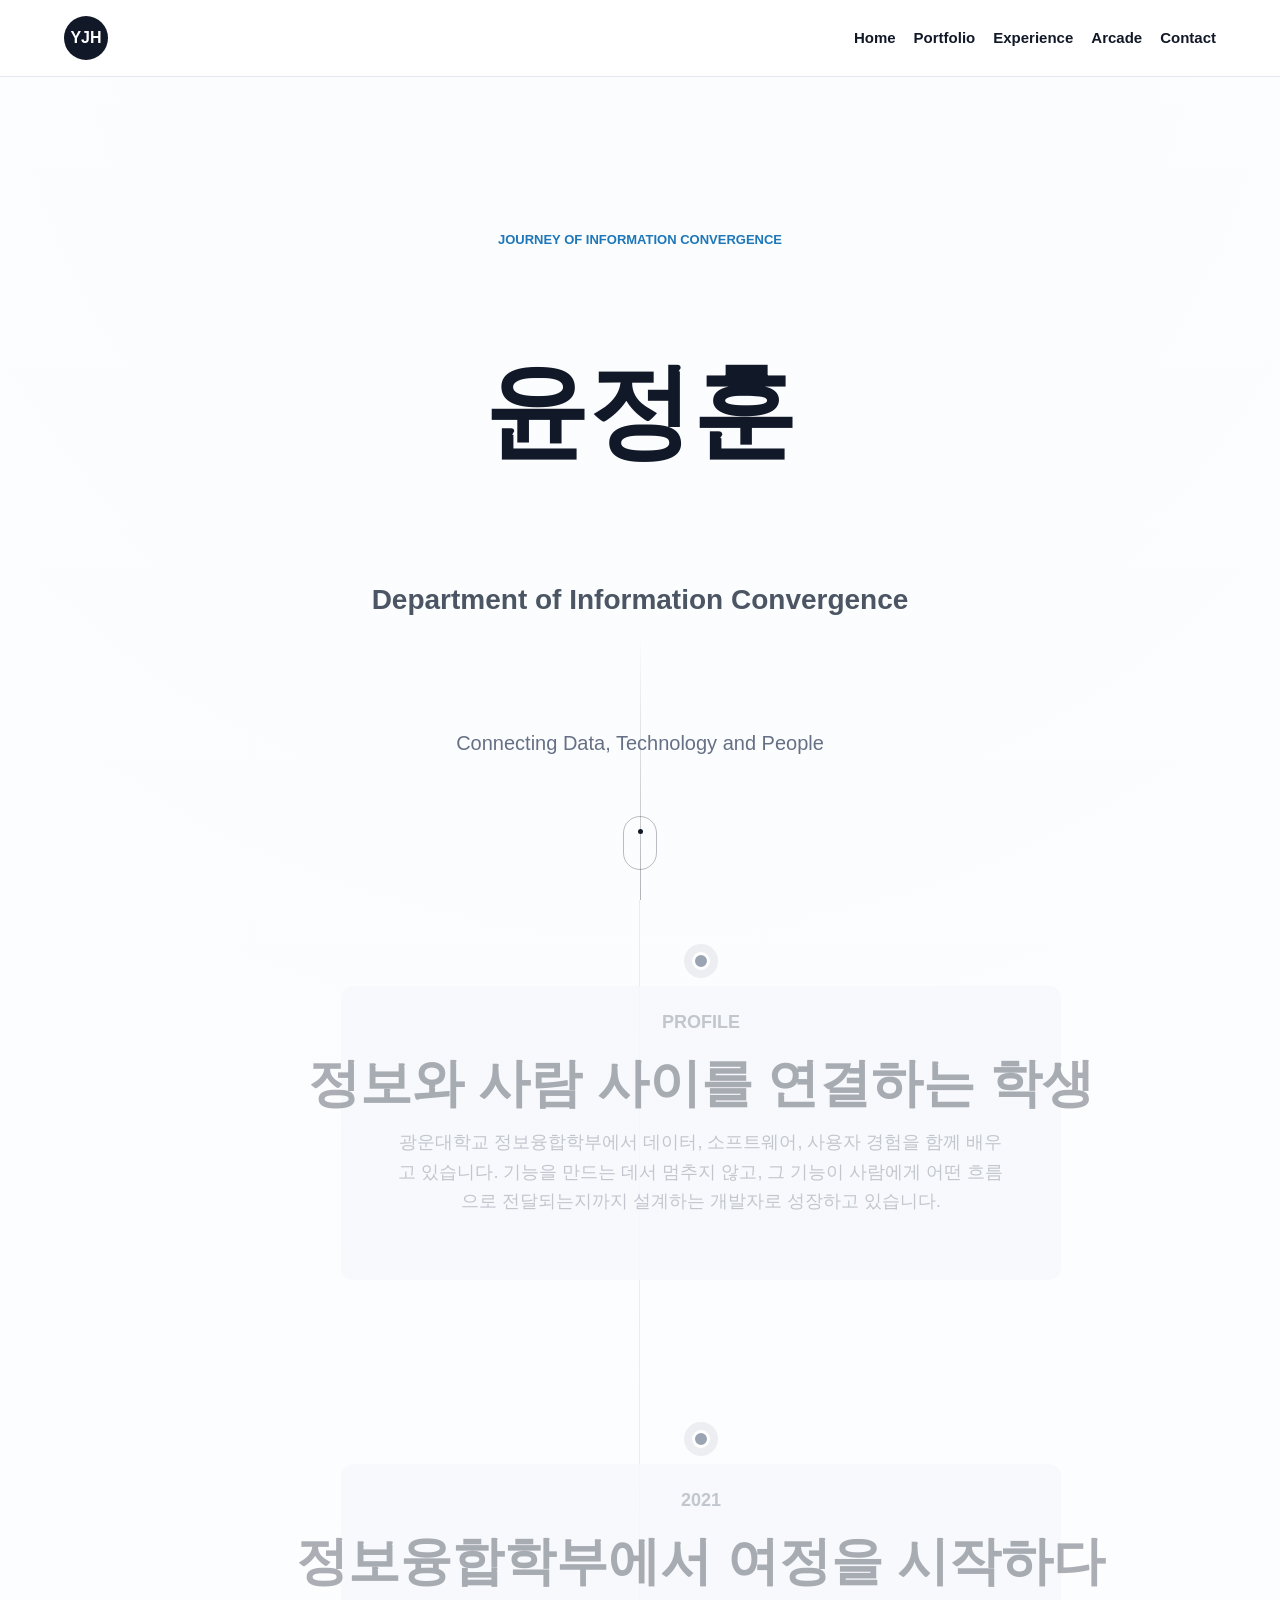
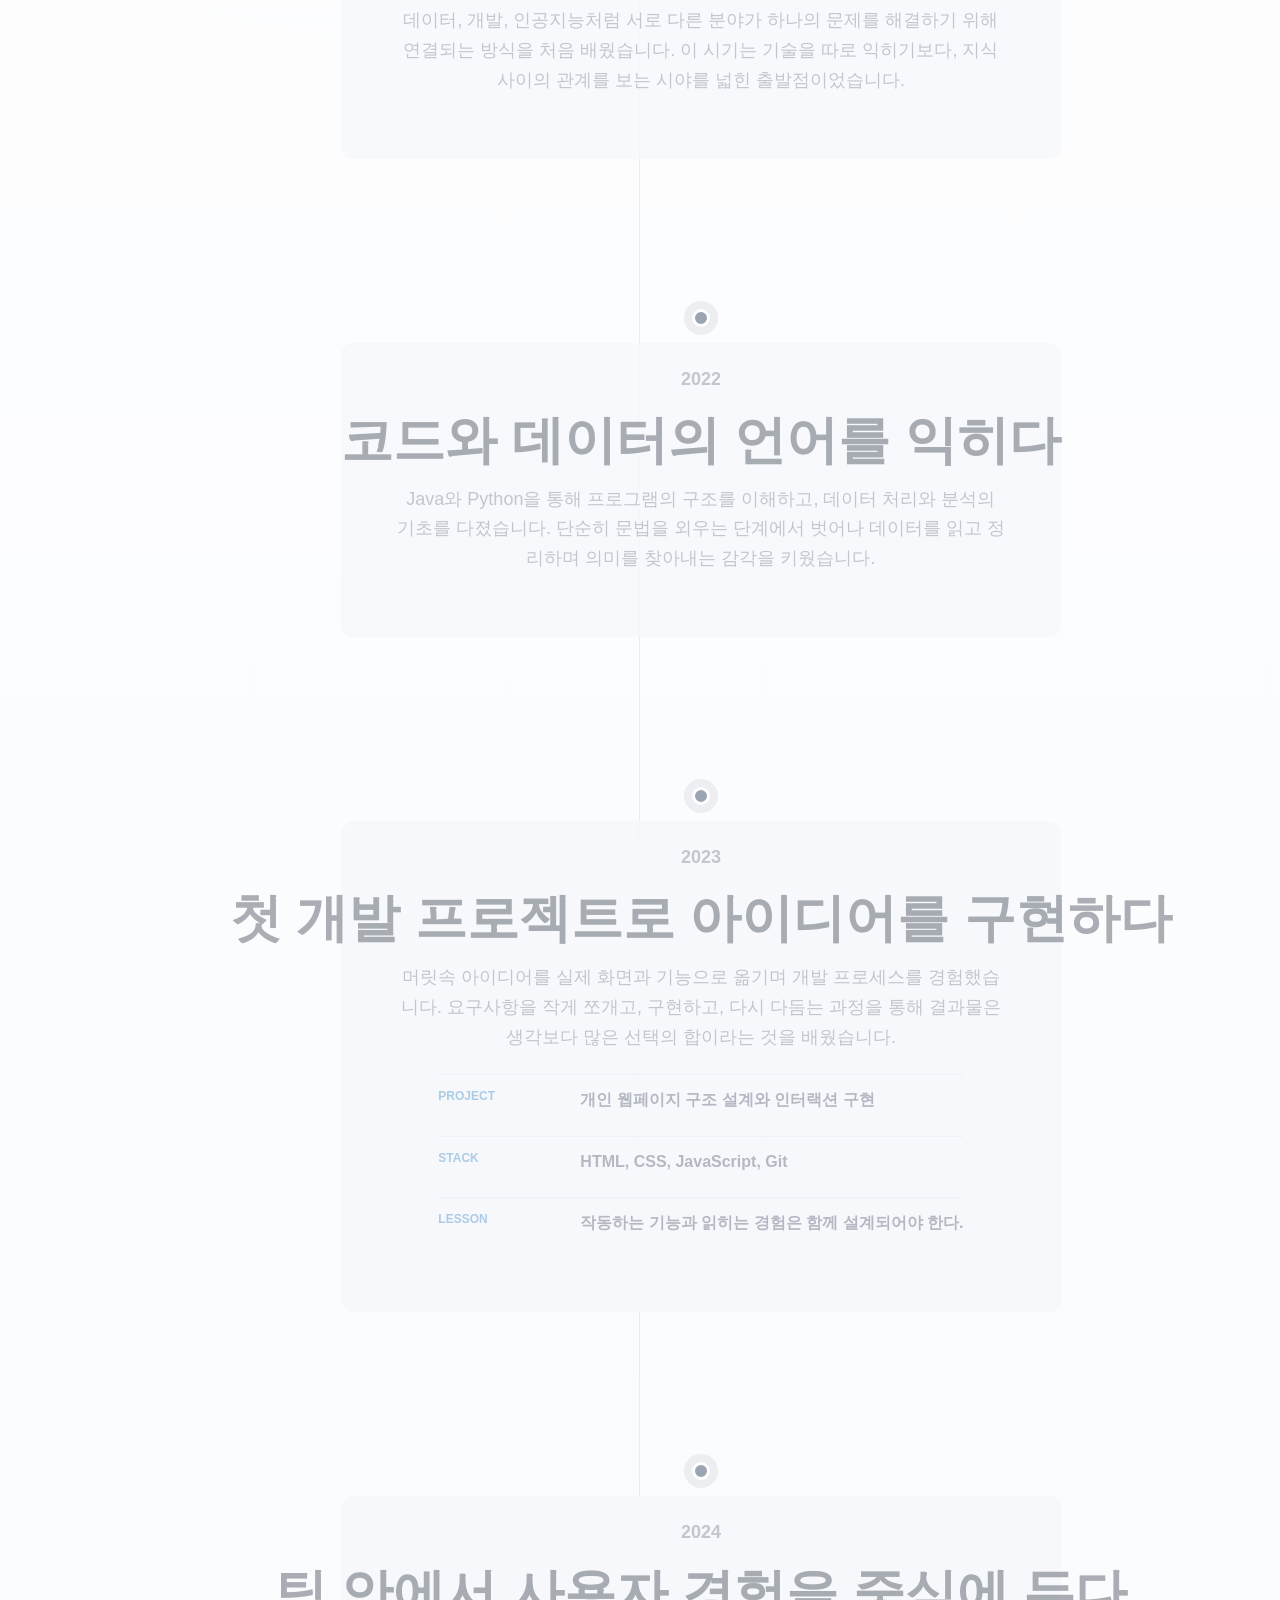
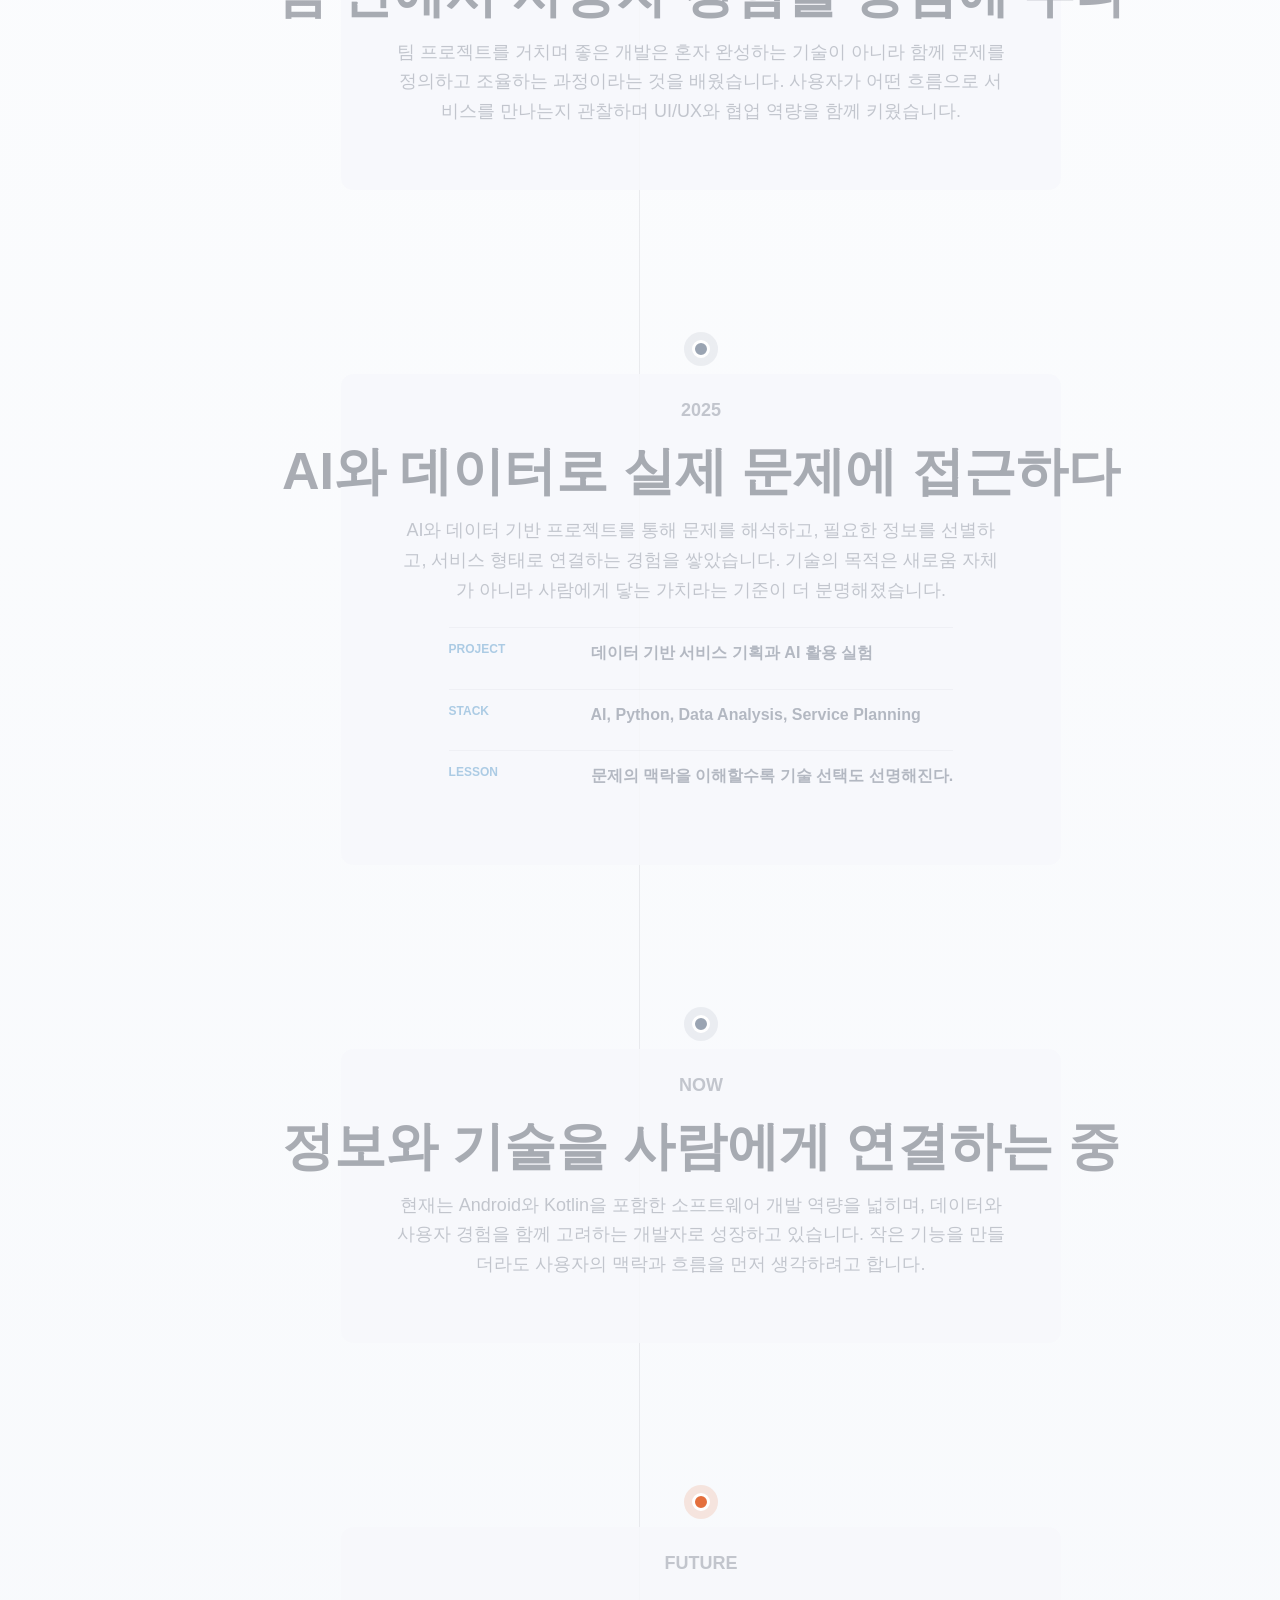
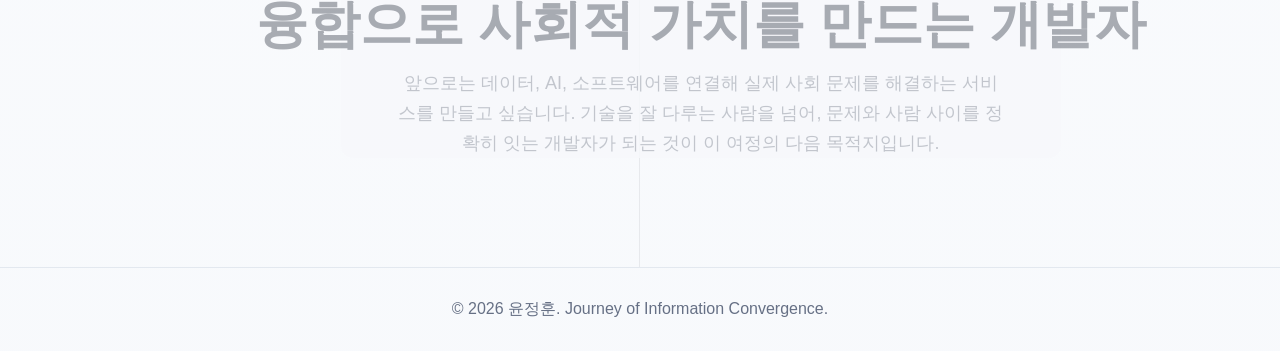
<file: index.html>
<!doctype html>
<html lang="ko">
  <head>
    <meta charset="UTF-8" />
    <meta name="viewport" content="width=device-width, initial-scale=1.0" />
    <title>윤정훈 | Journey of Information Convergence</title>
    <link rel="stylesheet" href="style.css" />
    <link rel="stylesheet" href="home.css" />
  </head>

  <body class="journey-page">
    <nav class="site-nav">
        <a class="brand" href="index.html">YJH</a>
      <div class="nav-links">
        <a href="index.html">Home</a>
        <a href="portfolio.html">Portfolio</a>
        <a href="experience.html">Experience</a>
        <a href="lab.html">Arcade</a>
        <a href="contact.html">Contact</a>
      </div>
    </nav>

    <main>
      <section class="journey-hero" aria-labelledby="journey-title">
        <p class="journey-kicker">Journey of Information Convergence</p>
        <h1 id="journey-title">윤정훈</h1>
        <p class="journey-major">Department of Information Convergence</p>
        <p class="journey-line">Connecting Data, Technology and People</p>
        <div class="scroll-cue" aria-hidden="true">
          <span></span>
        </div>
      </section>

      <section class="journey" aria-label="성장 과정 타임라인">
        <div class="journey-track" aria-hidden="true">
          <div class="journey-progress"></div>
        </div>

        <ol class="journey-list">
          <li class="journey-step profile-moment">
            <span class="journey-node"></span>
            <div class="journey-copy">
              <p class="journey-year">Profile</p>
              <h2>정보와 사람 사이를 연결하는 학생</h2>
              <p>
                광운대학교 정보융합학부에서 데이터, 소프트웨어, 사용자 경험을
                함께 배우고 있습니다. 기능을 만드는 데서 멈추지 않고, 그 기능이
                사람에게 어떤 흐름으로 전달되는지까지 설계하는 개발자로
                성장하고 있습니다.
              </p>
              <ul class="skill-river" aria-label="핵심 관심 분야">
                <li>Software</li>
                <li>Data</li>
                <li>AI</li>
                <li>UI/UX</li>
              </ul>
            </div>
          </li>

          <li class="journey-step">
            <span class="journey-node"></span>
            <div class="journey-copy">
              <p class="journey-year">2021</p>
              <h2>정보융합학부에서 여정을 시작하다</h2>
              <p>
                데이터, 개발, 인공지능처럼 서로 다른 분야가 하나의 문제를
                해결하기 위해 연결되는 방식을 처음 배웠습니다. 이 시기는
                기술을 따로 익히기보다, 지식 사이의 관계를 보는 시야를 넓힌
                출발점이었습니다.
              </p>
              <ul class="skill-river" aria-label="2021년에 형성한 역량">
                <li>Information Convergence</li>
                <li>Problem Framing</li>
              </ul>
            </div>
          </li>

          <li class="journey-step">
            <span class="journey-node"></span>
            <div class="journey-copy">
              <p class="journey-year">2022</p>
              <h2>코드와 데이터의 언어를 익히다</h2>
              <p>
                Java와 Python을 통해 프로그램의 구조를 이해하고, 데이터 처리와
                분석의 기초를 다졌습니다. 단순히 문법을 외우는 단계에서 벗어나
                데이터를 읽고 정리하며 의미를 찾아내는 감각을 키웠습니다.
              </p>
              <ul class="skill-river" aria-label="2022년에 학습한 기술">
                <li>Java</li>
                <li>Python</li>
                <li>Data Analysis</li>
              </ul>
            </div>
          </li>

          <li class="journey-step project-moment">
            <span class="journey-node"></span>
            <div class="journey-copy">
              <p class="journey-year">2023</p>
              <h2>첫 개발 프로젝트로 아이디어를 구현하다</h2>
              <p>
                머릿속 아이디어를 실제 화면과 기능으로 옮기며 개발 프로세스를
                경험했습니다. 요구사항을 작게 쪼개고, 구현하고, 다시 다듬는
                과정을 통해 결과물은 생각보다 많은 선택의 합이라는 것을
                배웠습니다.
              </p>
              <dl class="experience-record">
                <div>
                  <dt>Project</dt>
                  <dd>개인 웹페이지 구조 설계와 인터랙션 구현</dd>
                </div>
                <div>
                  <dt>Stack</dt>
                  <dd>HTML, CSS, JavaScript, Git</dd>
                </div>
                <div>
                  <dt>Lesson</dt>
                  <dd>작동하는 기능과 읽히는 경험은 함께 설계되어야 한다.</dd>
                </div>
              </dl>
              <ul class="skill-river" aria-label="2023년에 활용한 기술">
                <li>Git</li>
                <li>Web</li>
                <li>UI Flow</li>
              </ul>
            </div>
          </li>

          <li class="journey-step">
            <span class="journey-node"></span>
            <div class="journey-copy">
              <p class="journey-year">2024</p>
              <h2>팀 안에서 사용자 경험을 중심에 두다</h2>
              <p>
                팀 프로젝트를 거치며 좋은 개발은 혼자 완성하는 기술이 아니라
                함께 문제를 정의하고 조율하는 과정이라는 것을 배웠습니다.
                사용자가 어떤 흐름으로 서비스를 만나는지 관찰하며 UI/UX와
                협업 역량을 함께 키웠습니다.
              </p>
              <ul class="skill-river" aria-label="2024년에 강화한 역량">
                <li>UI/UX</li>
                <li>Collaboration</li>
                <li>Problem Solving</li>
              </ul>
            </div>
          </li>

          <li class="journey-step project-moment">
            <span class="journey-node"></span>
            <div class="journey-copy">
              <p class="journey-year">2025</p>
              <h2>AI와 데이터로 실제 문제에 접근하다</h2>
              <p>
                AI와 데이터 기반 프로젝트를 통해 문제를 해석하고, 필요한 정보를
                선별하고, 서비스 형태로 연결하는 경험을 쌓았습니다. 기술의
                목적은 새로움 자체가 아니라 사람에게 닿는 가치라는 기준이 더
                분명해졌습니다.
              </p>
              <dl class="experience-record">
                <div>
                  <dt>Project</dt>
                  <dd>데이터 기반 서비스 기획과 AI 활용 실험</dd>
                </div>
                <div>
                  <dt>Stack</dt>
                  <dd>AI, Python, Data Analysis, Service Planning</dd>
                </div>
                <div>
                  <dt>Lesson</dt>
                  <dd>문제의 맥락을 이해할수록 기술 선택도 선명해진다.</dd>
                </div>
              </dl>
              <ul class="skill-river" aria-label="2025년에 확장한 기술">
                <li>AI</li>
                <li>Python</li>
                <li>Service Design</li>
              </ul>
            </div>
          </li>

          <li class="journey-step">
            <span class="journey-node"></span>
            <div class="journey-copy">
              <p class="journey-year">Now</p>
              <h2>정보와 기술을 사람에게 연결하는 중</h2>
              <p>
                현재는 Android와 Kotlin을 포함한 소프트웨어 개발 역량을
                넓히며, 데이터와 사용자 경험을 함께 고려하는 개발자로 성장하고
                있습니다. 작은 기능을 만들더라도 사용자의 맥락과 흐름을 먼저
                생각하려고 합니다.
              </p>
              <ul class="skill-river" aria-label="현재 확장 중인 기술">
                <li>Android</li>
                <li>Kotlin</li>
                <li>Human-centered Tech</li>
              </ul>
            </div>
          </li>

          <li class="journey-step future-step">
            <span class="journey-node"></span>
            <div class="journey-copy">
              <p class="journey-year">Future</p>
              <h2>융합으로 사회적 가치를 만드는 개발자</h2>
              <p>
                앞으로는 데이터, AI, 소프트웨어를 연결해 실제 사회 문제를
                해결하는 서비스를 만들고 싶습니다. 기술을 잘 다루는 사람을
                넘어, 문제와 사람 사이를 정확히 잇는 개발자가 되는 것이 이
                여정의 다음 목적지입니다.
              </p>
            </div>
          </li>
        </ol>
      </section>
    </main>

    <footer>
      © <span id="year"></span> 윤정훈. Journey of Information Convergence.
    </footer>
    <script src="script.js"></script>
  </body>
</html>
</file>
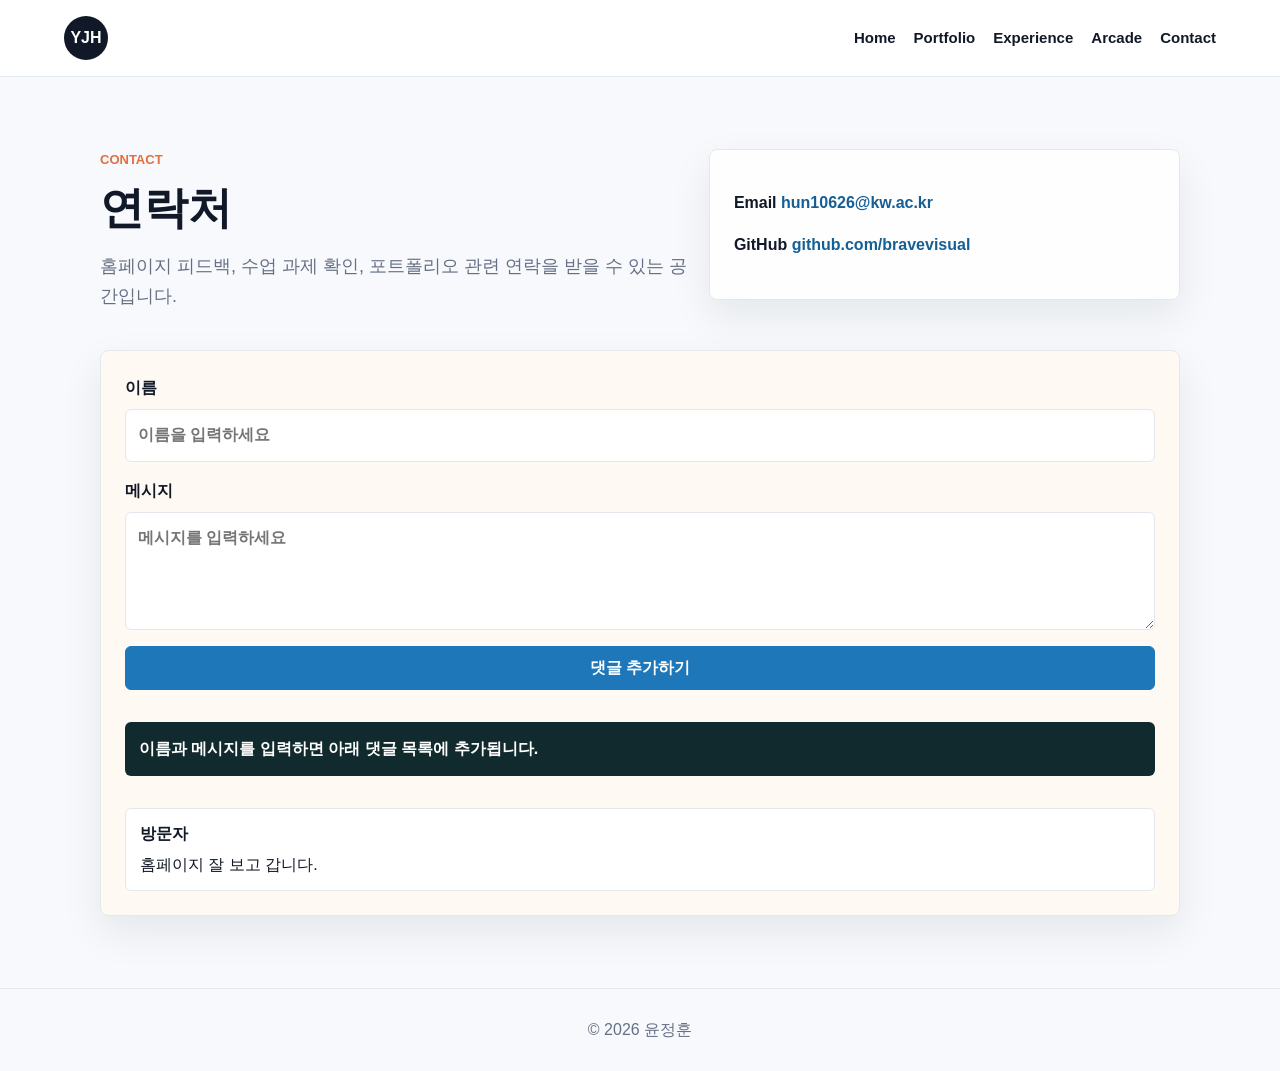
<file: contact.html>
<!doctype html>
<html lang="ko">
  <head>
    <meta charset="UTF-8" />
    <meta name="viewport" content="width=device-width, initial-scale=1.0" />
    <title>Contact | 윤정훈</title>
    <link rel="stylesheet" href="style.css" />
    <link rel="stylesheet" href="pages.css" />
    <link rel="stylesheet" href="contact.css" />
  </head>

  <body>
    <nav class="site-nav">
      <a class="brand" href="index.html">YJH</a>
      <div class="nav-links">
        <a href="index.html">Home</a>
        <a href="portfolio.html">Portfolio</a>
        <a href="experience.html">Experience</a>
        <a href="lab.html">Arcade</a>
        <a href="contact.html">Contact</a>
      </div>
    </nav>

    <main class="page">
      <section class="container contact-layout">
        <div>
          <p class="eyebrow">Contact</p>
          <h2>연락처</h2>
          <p class="page-desc">
            홈페이지 피드백, 수업 과제 확인, 포트폴리오 관련 연락을 받을 수 있는
            공간입니다.
          </p>
        </div>

        <div class="card contact-card">
          <p>
            <strong>Email</strong>
            <a href="mailto:hun10626@kw.ac.kr">hun10626@kw.ac.kr</a>
          </p>
          <p>
            <strong>GitHub</strong>
            <a href="https://github.com/bravevisual" target="_blank"
              >github.com/bravevisual</a
            >
          </p>
        </div>

        <form id="contactForm" class="contact-form">
          <label>
            이름
            <input
              id="senderName"
              type="text"
              placeholder="이름을 입력하세요"
            />
          </label>
          <label>
            메시지
            <textarea
              id="senderMessage"
              placeholder="메시지를 입력하세요"
            ></textarea>
          </label>
          <button class="btn primary" type="submit">댓글 추가하기</button>
          <p id="formResult" class="result-text">
            이름과 메시지를 입력하면 아래 댓글 목록에 추가됩니다.
          </p>
          <ul id="messageList" class="message-list">
            <li>
              <strong>방문자</strong>
              홈페이지 잘 보고 갑니다.
            </li>
          </ul>
        </form>
      </section>
    </main>

    <footer>© <span id="year"></span> 윤정훈</footer>
    <script src="script.js"></script>
  </body>
</html>
</file>
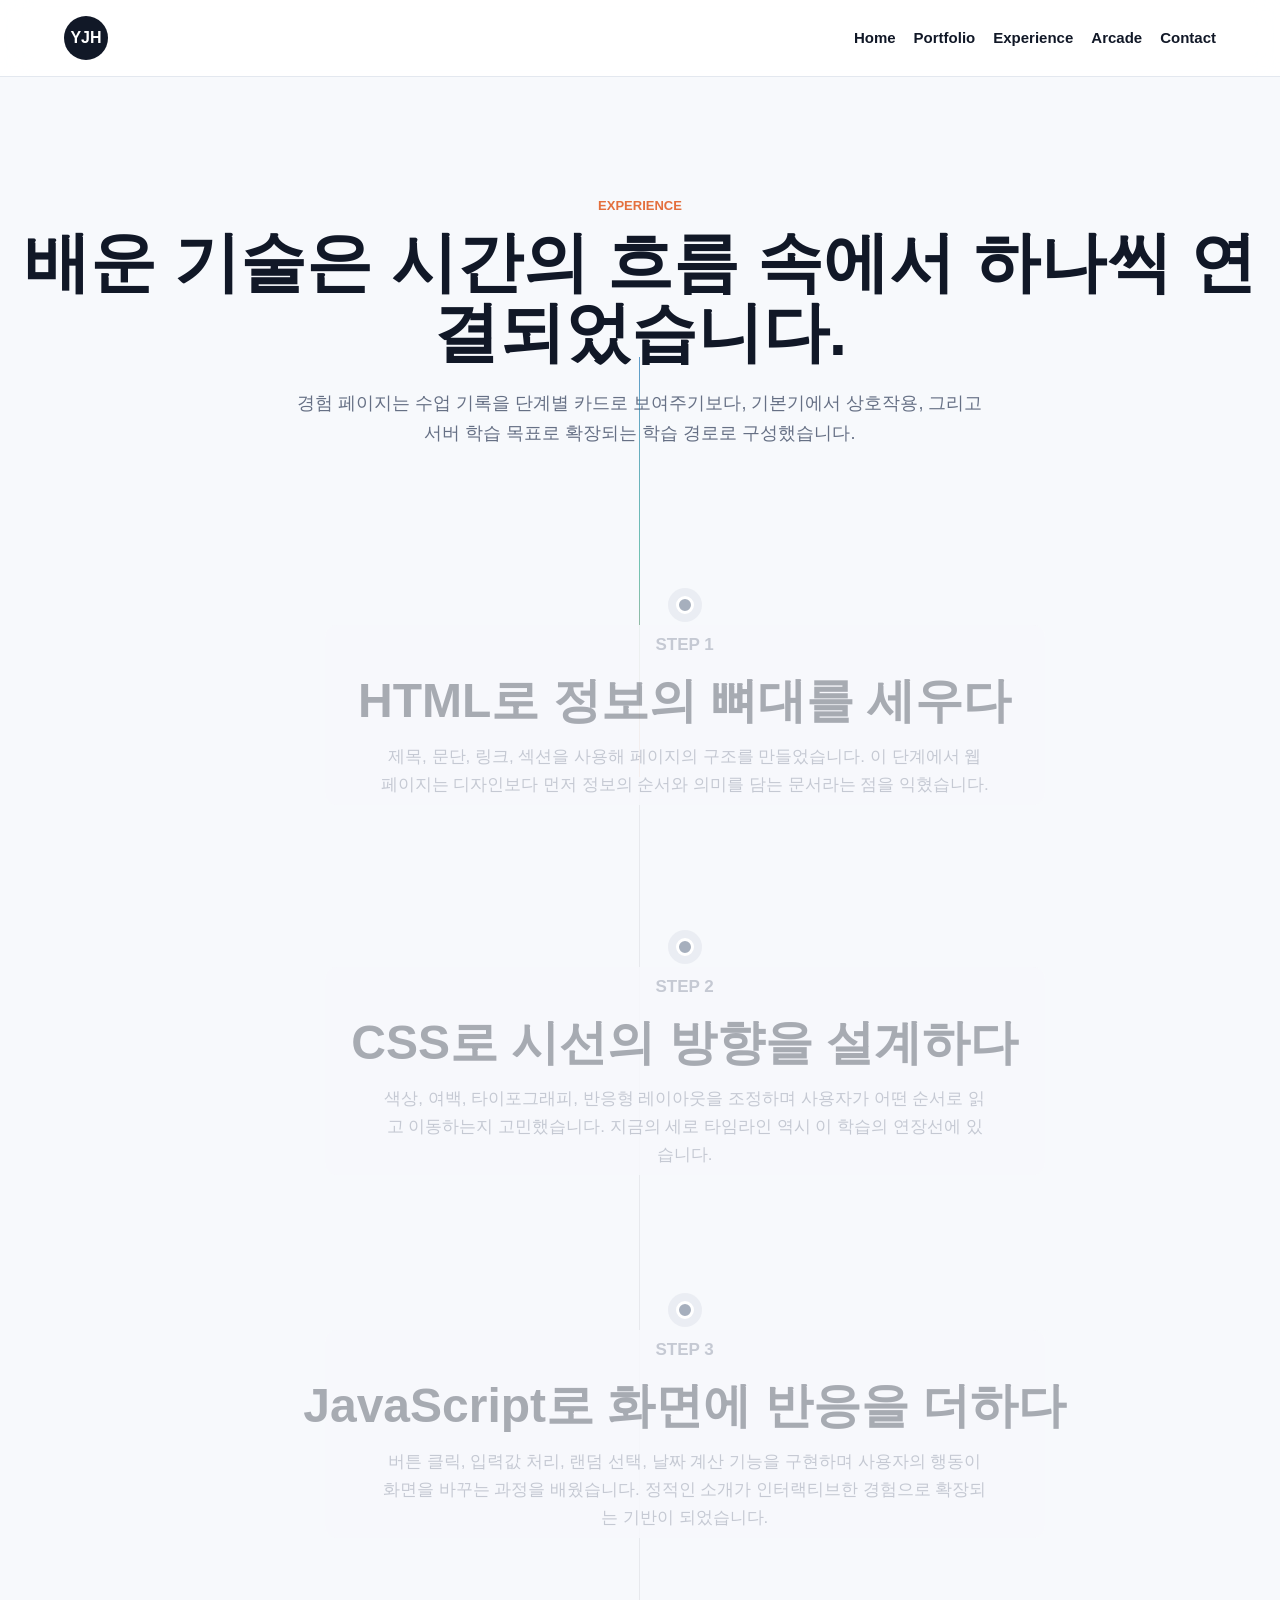
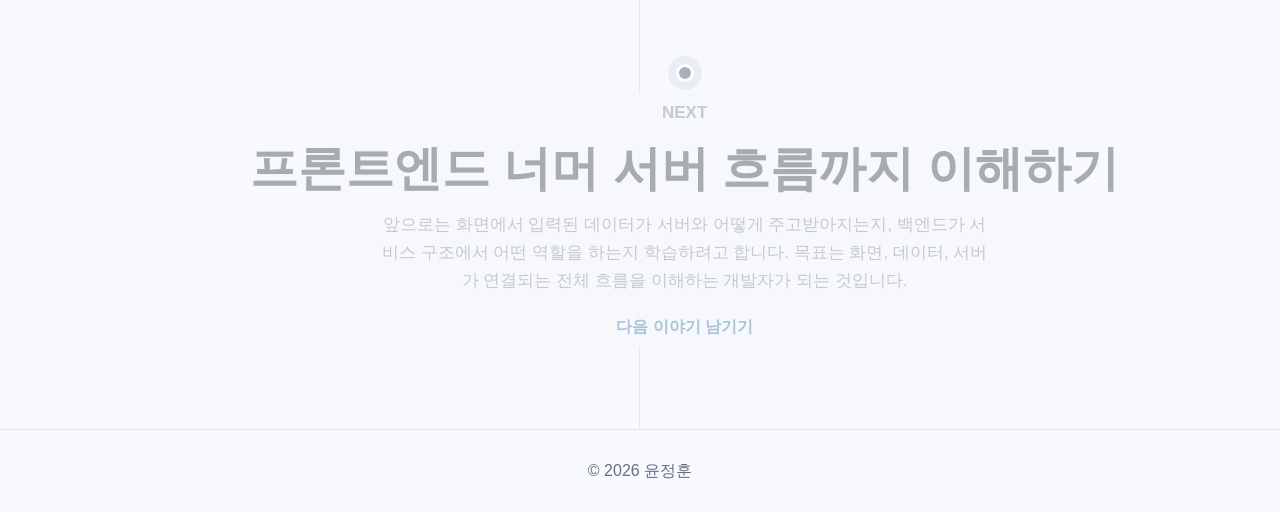
<file: experience.html>
<!doctype html>
<html lang="ko">
  <head>
    <meta charset="UTF-8" />
    <meta name="viewport" content="width=device-width, initial-scale=1.0" />
    <title>Experience | 윤정훈</title>
    <link rel="stylesheet" href="style.css" />
    <link rel="stylesheet" href="pages.css" />
  </head>

  <body>
    <nav class="site-nav">
      <a class="brand" href="index.html">YJH</a>
      <div class="nav-links">
        <a href="index.html">Home</a>
        <a href="portfolio.html">Portfolio</a>
        <a href="experience.html">Experience</a>
        <a href="lab.html">Arcade</a>
        <a href="contact.html">Contact</a>
      </div>
    </nav>

    <main class="story-page">
      <header class="story-intro wide-intro">
        <p class="eyebrow">Experience</p>
        <h1>배운 기술은 시간의 흐름 속에서 하나씩 연결되었습니다.</h1>
        <p>
          경험 페이지는 수업 기록을 단계별 카드로 보여주기보다, 기본기에서
          상호작용, 그리고 서버 학습 목표로 확장되는 학습 경로로 구성했습니다.
        </p>
      </header>

      <div class="story-track" aria-hidden="true">
        <div class="story-progress"></div>
      </div>

      <ol class="story-list" aria-label="학습 경험 흐름">
        <li class="story-step">
          <span class="story-node"></span>
          <div class="story-copy">
            <p class="story-label">Step 1</p>
            <h2>HTML로 정보의 뼈대를 세우다</h2>
            <p>
              제목, 문단, 링크, 섹션을 사용해 페이지의 구조를 만들었습니다. 이
              단계에서 웹페이지는 디자인보다 먼저 정보의 순서와 의미를 담는
              문서라는 점을 익혔습니다.
            </p>
          </div>
        </li>

        <li class="story-step">
          <span class="story-node"></span>
          <div class="story-copy">
            <p class="story-label">Step 2</p>
            <h2>CSS로 시선의 방향을 설계하다</h2>
            <p>
              색상, 여백, 타이포그래피, 반응형 레이아웃을 조정하며 사용자가 어떤
              순서로 읽고 이동하는지 고민했습니다. 지금의 세로 타임라인 역시 이
              학습의 연장선에 있습니다.
            </p>
          </div>
        </li>

        <li class="story-step">
          <span class="story-node"></span>
          <div class="story-copy">
            <p class="story-label">Step 3</p>
            <h2>JavaScript로 화면에 반응을 더하다</h2>
            <p>
              버튼 클릭, 입력값 처리, 랜덤 선택, 날짜 계산 기능을 구현하며
              사용자의 행동이 화면을 바꾸는 과정을 배웠습니다. 정적인 소개가
              인터랙티브한 경험으로 확장되는 기반이 되었습니다.
            </p>
          </div>
        </li>

        <li class="story-step">
          <span class="story-node"></span>
          <div class="story-copy">
            <p class="story-label">Next</p>
            <h2>프론트엔드 너머 서버 흐름까지 이해하기</h2>
            <p>
              앞으로는 화면에서 입력된 데이터가 서버와 어떻게 주고받아지는지,
              백엔드가 서비스 구조에서 어떤 역할을 하는지 학습하려고 합니다.
              목표는 화면, 데이터, 서버가 연결되는 전체 흐름을 이해하는 개발자가
              되는 것입니다.
            </p>
            <a class="text-link" href="contact.html">다음 이야기 남기기</a>
          </div>
        </li>
      </ol>
    </main>

    <footer>© <span id="year"></span> 윤정훈</footer>
    <script src="script.js"></script>
  </body>
</html>
</file>
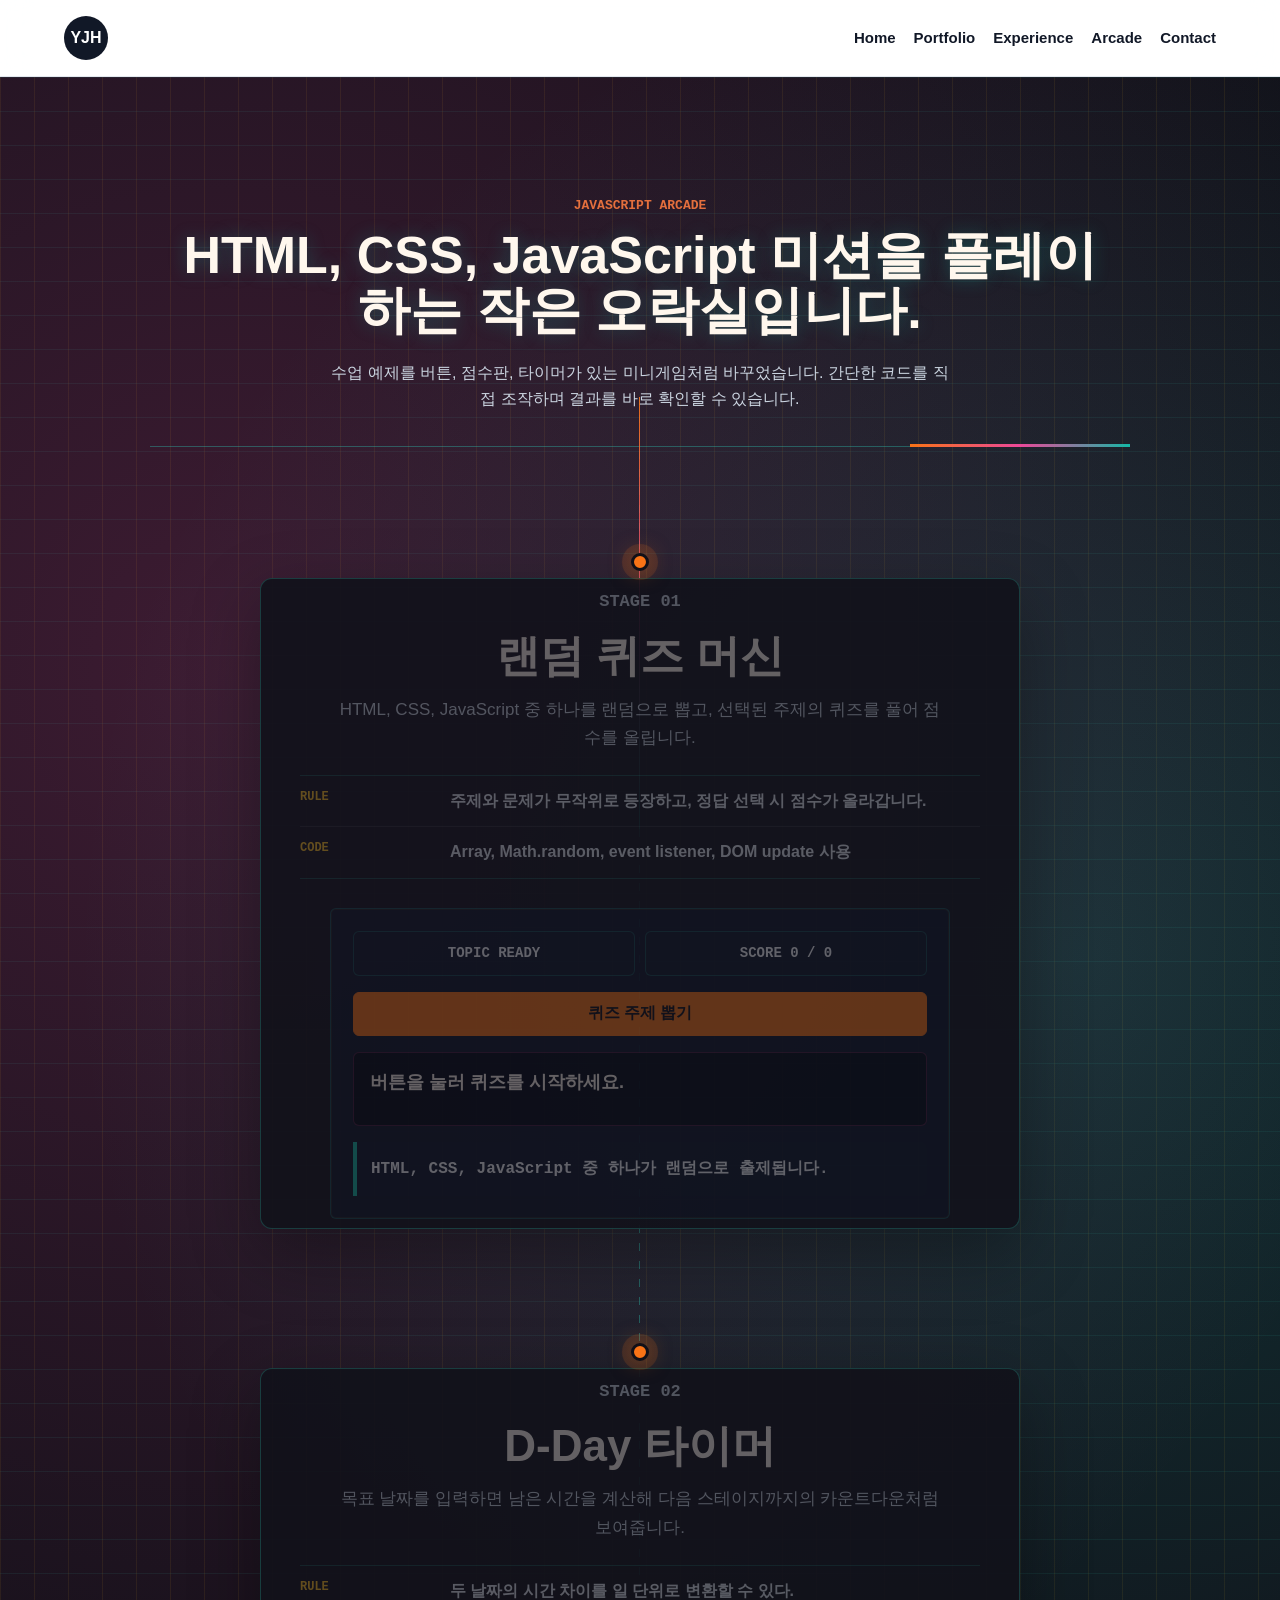
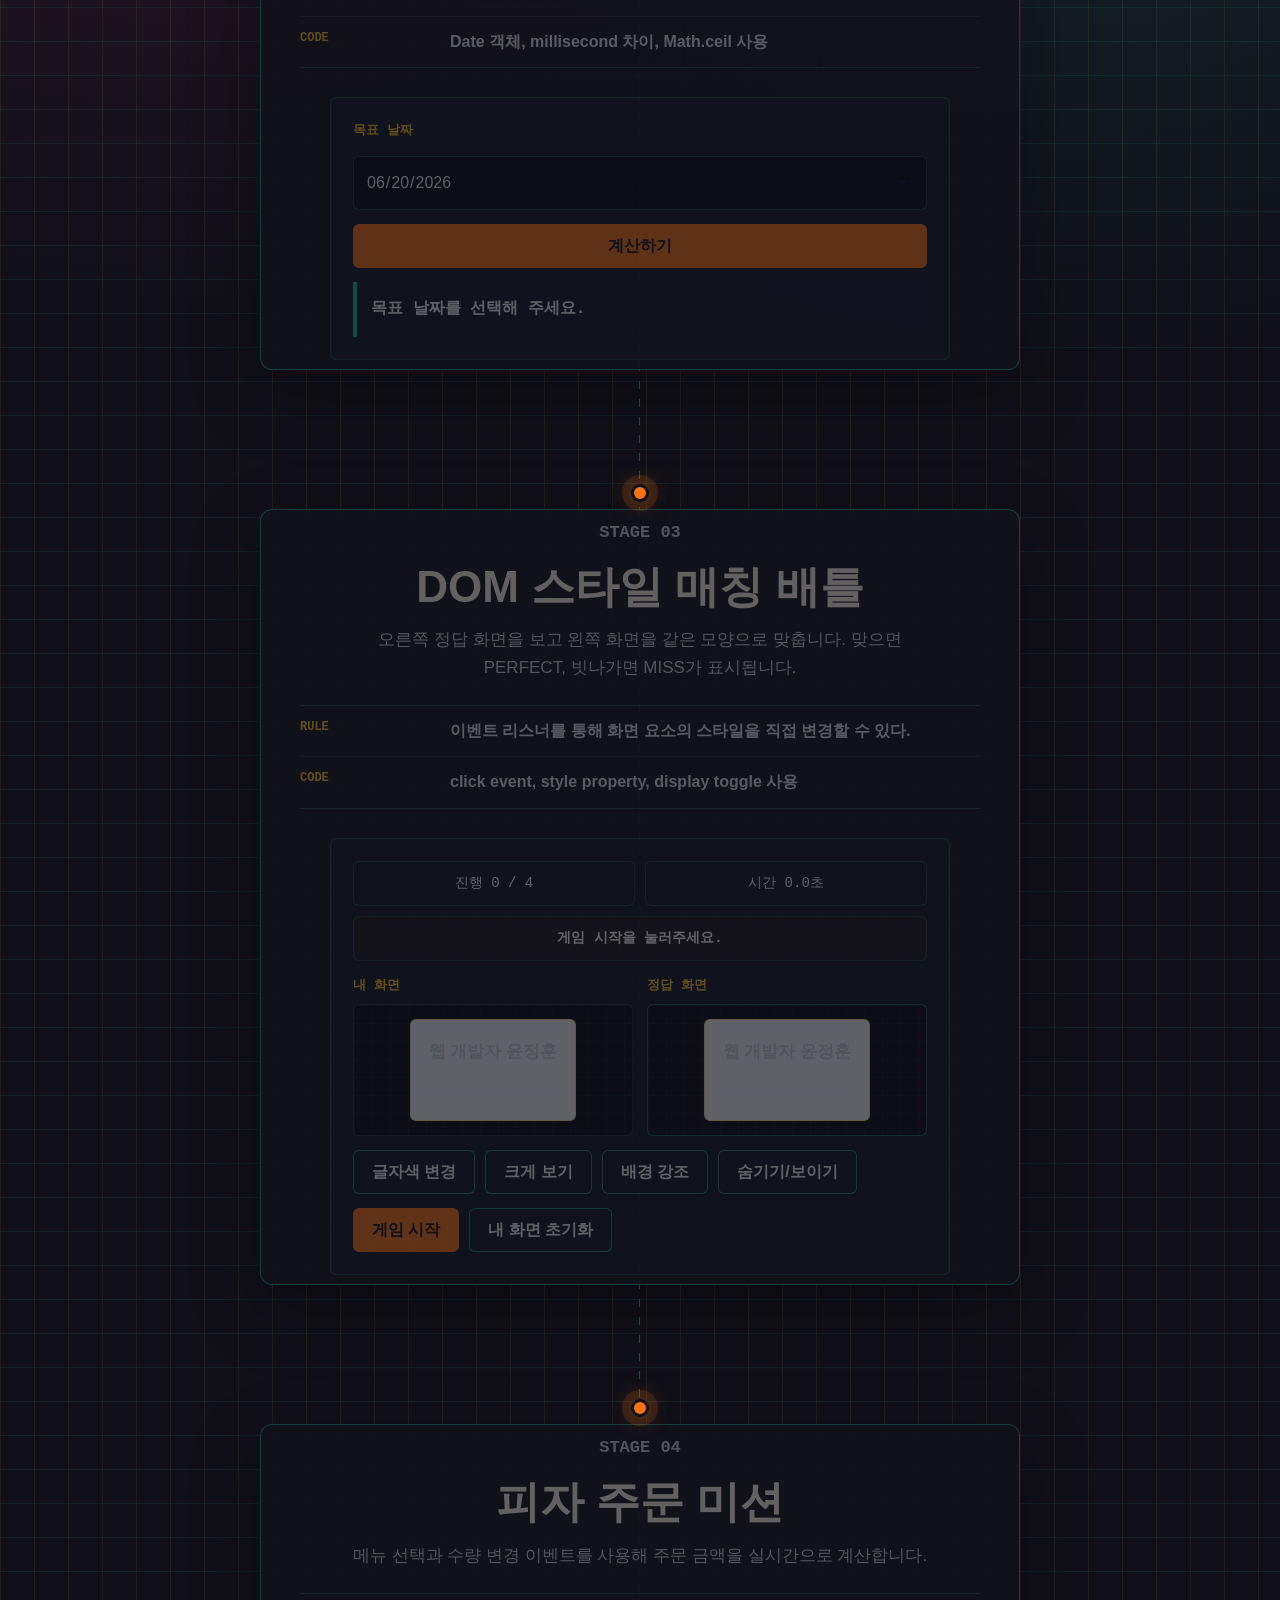
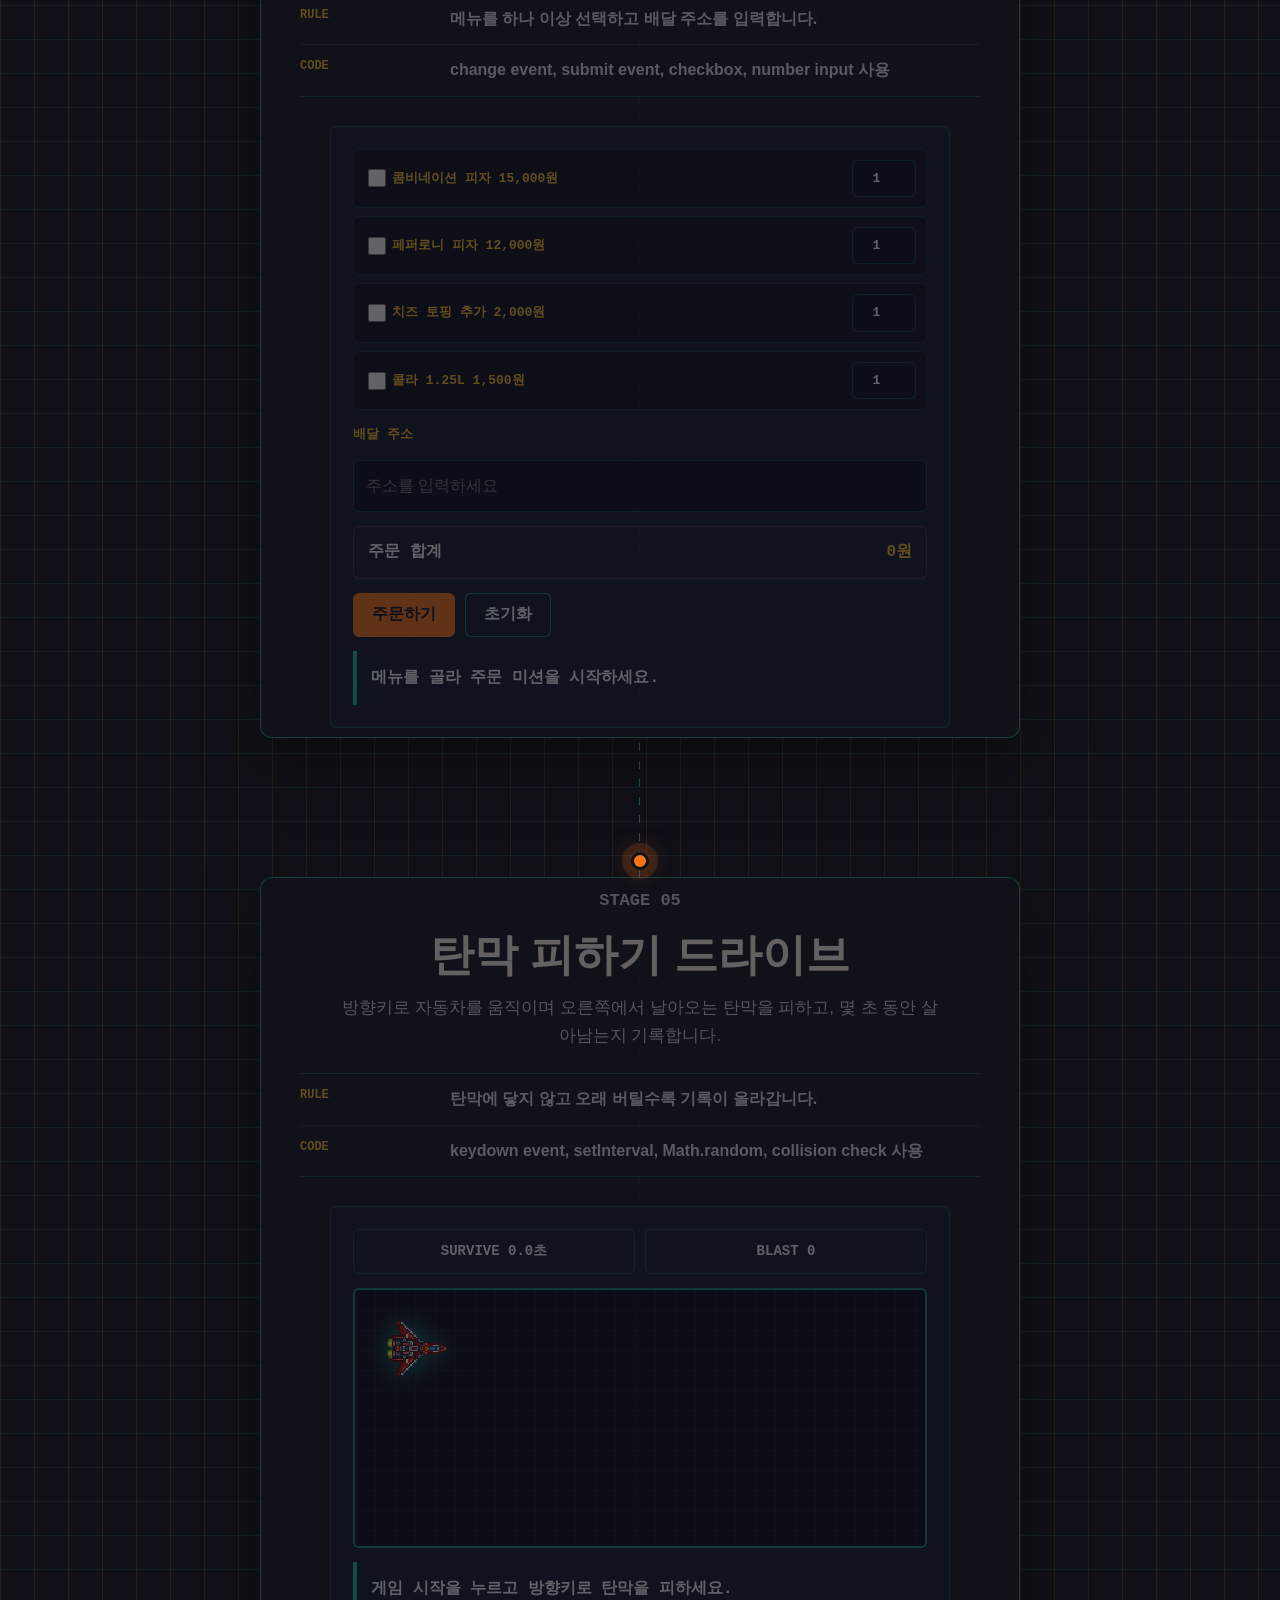
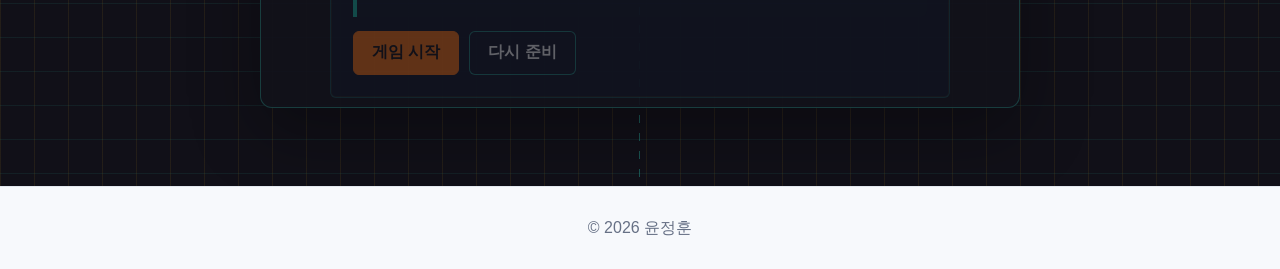
<file: lab.html>
<!doctype html>
<html lang="ko">
  <head>
    <meta charset="UTF-8" />
    <meta name="viewport" content="width=device-width, initial-scale=1.0" />
    <title>Arcade | 윤정훈</title>
    <link rel="stylesheet" href="style.css" />
    <link rel="stylesheet" href="pages.css" />
    <link rel="stylesheet" href="lab.css" />
  </head>

  <body>
    <nav class="site-nav">
      <a class="brand" href="index.html">YJH</a>
      <div class="nav-links">
        <a href="index.html">Home</a>
        <a href="portfolio.html">Portfolio</a>
        <a href="experience.html">Experience</a>
        <a href="lab.html">Arcade</a>
        <a href="contact.html">Contact</a>
      </div>
    </nav>

    <main class="story-page lab-story">
      <header class="story-intro wide-intro">
        <p class="eyebrow">JavaScript Arcade</p>
        <h1>HTML, CSS, JavaScript 미션을 플레이하는 작은 오락실입니다.</h1>
        <p>
          수업 예제를 버튼, 점수판, 타이머가 있는 미니게임처럼 바꾸었습니다.
          간단한 코드를 직접 조작하며 결과를 바로 확인할 수 있습니다.
        </p>
      </header>

      <div class="story-track" aria-hidden="true">
        <div class="story-progress"></div>
      </div>

      <ol class="story-list lab-list" aria-label="JavaScript arcade stages">
        <li class="story-step lab-step">
          <span class="story-node"></span>
          <div class="story-copy lab-copy">
            <p class="story-label">Stage 01</p>
            <h2>랜덤 퀴즈 머신</h2>
            <p>
              HTML, CSS, JavaScript 중 하나를 랜덤으로 뽑고, 선택된 주제의
              퀴즈를 풀어 점수를 올립니다.
            </p>
            <dl class="lab-meta">
              <div>
                <dt>Rule</dt>
                <dd>주제와 문제가 무작위로 등장하고, 정답 선택 시 점수가 올라갑니다.</dd>
              </div>
              <div>
                <dt>Code</dt>
                <dd>Array, Math.random, event listener, DOM update 사용</dd>
              </div>
            </dl>
            <div class="lab-control quiz-machine">
              <div class="quiz-scoreboard" aria-live="polite">
                <span id="quizTopic">TOPIC READY</span>
                <span id="quizScore">SCORE 0 / 0</span>
              </div>
              <button id="randomPickBtn" class="btn primary" type="button">
                퀴즈 주제 뽑기
              </button>
              <div class="quiz-card">
                <strong id="quizQuestion">버튼을 눌러 퀴즈를 시작하세요.</strong>
                <div id="quizOptions" class="quiz-options"></div>
              </div>
              <div id="randomResult" class="result-box">
                HTML, CSS, JavaScript 중 하나가 랜덤으로 출제됩니다.
              </div>
            </div>
          </div>
        </li>

        <li class="story-step lab-step">
          <span class="story-node"></span>
          <div class="story-copy lab-copy">
            <p class="story-label">Stage 02</p>
            <h2>D-Day 타이머</h2>
            <p>
              목표 날짜를 입력하면 남은 시간을 계산해 다음 스테이지까지의
              카운트다운처럼 보여줍니다.
            </p>
            <dl class="lab-meta">
              <div>
                <dt>Rule</dt>
                <dd>두 날짜의 시간 차이를 일 단위로 변환할 수 있다.</dd>
              </div>
              <div>
                <dt>Code</dt>
                <dd>Date 객체, millisecond 차이, Math.ceil 사용</dd>
              </div>
            </dl>
            <div class="lab-control">
              <label for="targetDate">목표 날짜</label>
              <input id="targetDate" type="date" />
              <button id="ddayCalculateBtn" class="btn primary" type="button">
                계산하기
              </button>
              <div id="ddayResult" class="result-box">
                목표 날짜를 선택해 주세요.
              </div>
            </div>
          </div>
        </li>

        <li class="story-step lab-step">
          <span class="story-node"></span>
          <div class="story-copy lab-copy">
            <p class="story-label">Stage 03</p>
            <h2>DOM 스타일 매칭 배틀</h2>
            <p>
              오른쪽 정답 화면을 보고 왼쪽 화면을 같은 모양으로 맞춥니다.
              맞으면 PERFECT, 빗나가면 MISS가 표시됩니다.
            </p>
            <dl class="lab-meta">
              <div>
                <dt>Rule</dt>
                <dd>이벤트 리스너를 통해 화면 요소의 스타일을 직접 변경할 수 있다.</dd>
              </div>
              <div>
                <dt>Code</dt>
                <dd>click event, style property, display toggle 사용</dd>
              </div>
            </dl>
            <div class="lab-control">
              <div class="style-game-scoreboard" aria-live="polite">
                <span id="gameProgress">진행 0 / 4</span>
                <span id="gameTimer">시간 0.0초</span>
                <strong id="gameStatus">게임 시작을 눌러주세요.</strong>
              </div>
              <div class="style-battle" aria-label="DOM 스타일 매칭 게임">
                <section class="style-stage">
                  <h3>내 화면</h3>
                  <div class="style-screen">
                    <p id="playerTarget" class="style-target">
                      웹 개발자 윤정훈
                    </p>
                  </div>
                </section>
                <section class="style-stage example-stage">
                  <h3>정답 화면</h3>
                  <div class="style-screen">
                    <p id="exampleTarget" class="style-target">
                      웹 개발자 윤정훈
                    </p>
                  </div>
                </section>
              </div>
              <div class="button-row">
                <button id="changeColorBtn" class="btn ghost" type="button">
                  글자색 변경
                </button>
                <button id="changeSizeBtn" class="btn ghost" type="button">
                  크게 보기
                </button>
                <button id="changeBackgroundBtn" class="btn ghost" type="button">
                  배경 강조
                </button>
                <button id="toggleVisibilityBtn" class="btn ghost" type="button">
                  숨기기/보이기
                </button>
              </div>
              <div class="button-row">
                <button id="startStyleGameBtn" class="btn primary" type="button">
                  게임 시작
                </button>
                <button id="resetPlayerBtn" class="btn ghost" type="button">
                  내 화면 초기화
                </button>
              </div>
            </div>
          </div>
        </li>

        <li class="story-step lab-step">
          <span class="story-node"></span>
          <div class="story-copy lab-copy">
            <p class="story-label">Stage 04</p>
            <h2>피자 주문 미션</h2>
            <p>
              메뉴 선택과 수량 변경 이벤트를 사용해 주문 금액을 실시간으로
              계산합니다.
            </p>
            <dl class="lab-meta">
              <div>
                <dt>Rule</dt>
                <dd>메뉴를 하나 이상 선택하고 배달 주소를 입력합니다.</dd>
              </div>
              <div>
                <dt>Code</dt>
                <dd>change event, submit event, checkbox, number input 사용</dd>
              </div>
            </dl>
            <form id="pizzaOrderForm" class="lab-control pizza-order">
              <div class="pizza-menu">
                <label class="pizza-item">
                  <input class="menu-check" type="checkbox" value="15000" />
                  <span>콤비네이션 피자 <b>15,000원</b></span>
                  <input class="menu-qty" type="number" value="1" min="1" />
                </label>
                <label class="pizza-item">
                  <input class="menu-check" type="checkbox" value="12000" />
                  <span>페퍼로니 피자 <b>12,000원</b></span>
                  <input class="menu-qty" type="number" value="1" min="1" />
                </label>
                <label class="pizza-item">
                  <input class="menu-check" type="checkbox" value="2000" />
                  <span>치즈 토핑 추가 <b>2,000원</b></span>
                  <input class="menu-qty" type="number" value="1" min="1" />
                </label>
                <label class="pizza-item">
                  <input class="menu-check" type="checkbox" value="1500" />
                  <span>콜라 1.25L <b>1,500원</b></span>
                  <input class="menu-qty" type="number" value="1" min="1" />
                </label>
              </div>
              <label for="pizzaAddress">배달 주소</label>
              <input id="pizzaAddress" type="text" placeholder="주소를 입력하세요" />
              <div class="pizza-total">
                주문 합계 <strong id="pizzaTotal">0원</strong>
              </div>
              <div class="button-row">
                <button class="btn primary" type="submit">주문하기</button>
                <button id="pizzaResetBtn" class="btn ghost" type="reset">
                  초기화
                </button>
              </div>
              <div id="pizzaResult" class="result-box">
                메뉴를 골라 주문 미션을 시작하세요.
              </div>
            </form>
          </div>
        </li>

        <li class="story-step lab-step">
          <span class="story-node"></span>
          <div class="story-copy lab-copy">
            <p class="story-label">Stage 05</p>
            <h2>탄막 피하기 드라이브</h2>
            <p>
              방향키로 자동차를 움직이며 오른쪽에서 날아오는 탄막을 피하고,
              몇 초 동안 살아남는지 기록합니다.
            </p>
            <dl class="lab-meta">
              <div>
                <dt>Rule</dt>
                <dd>탄막에 닿지 않고 오래 버틸수록 기록이 올라갑니다.</dd>
              </div>
              <div>
                <dt>Code</dt>
                <dd>keydown event, setInterval, Math.random, collision check 사용</dd>
              </div>
            </dl>
            <div class="lab-control car-game">
              <div class="car-hud">
                <span id="carTimer">SURVIVE 0.0초</span>
                <span id="carBulletCount">BLAST 0</span>
              </div>
              <div
                id="carTrack"
                class="car-track"
                tabindex="0"
                aria-label="탄막을 피하는 자동차 게임판"
              >
                <div id="arcadeCar" class="arcade-car" aria-label="player ship"></div>
              </div>
              <div id="carInfo" class="result-box">
                게임 시작을 누르고 방향키로 탄막을 피하세요.
              </div>
              <div class="button-row">
                <button id="carStartBtn" class="btn primary" type="button">
                  게임 시작
                </button>
                <button id="carResetBtn" class="btn ghost" type="button">
                  다시 준비
                </button>
              </div>
            </div>
          </div>
        </li>
      </ol>
    </main>

    <footer>© <span id="year"></span> 윤정훈</footer>
    <script src="script.js"></script>
  </body>
</html>
</file>
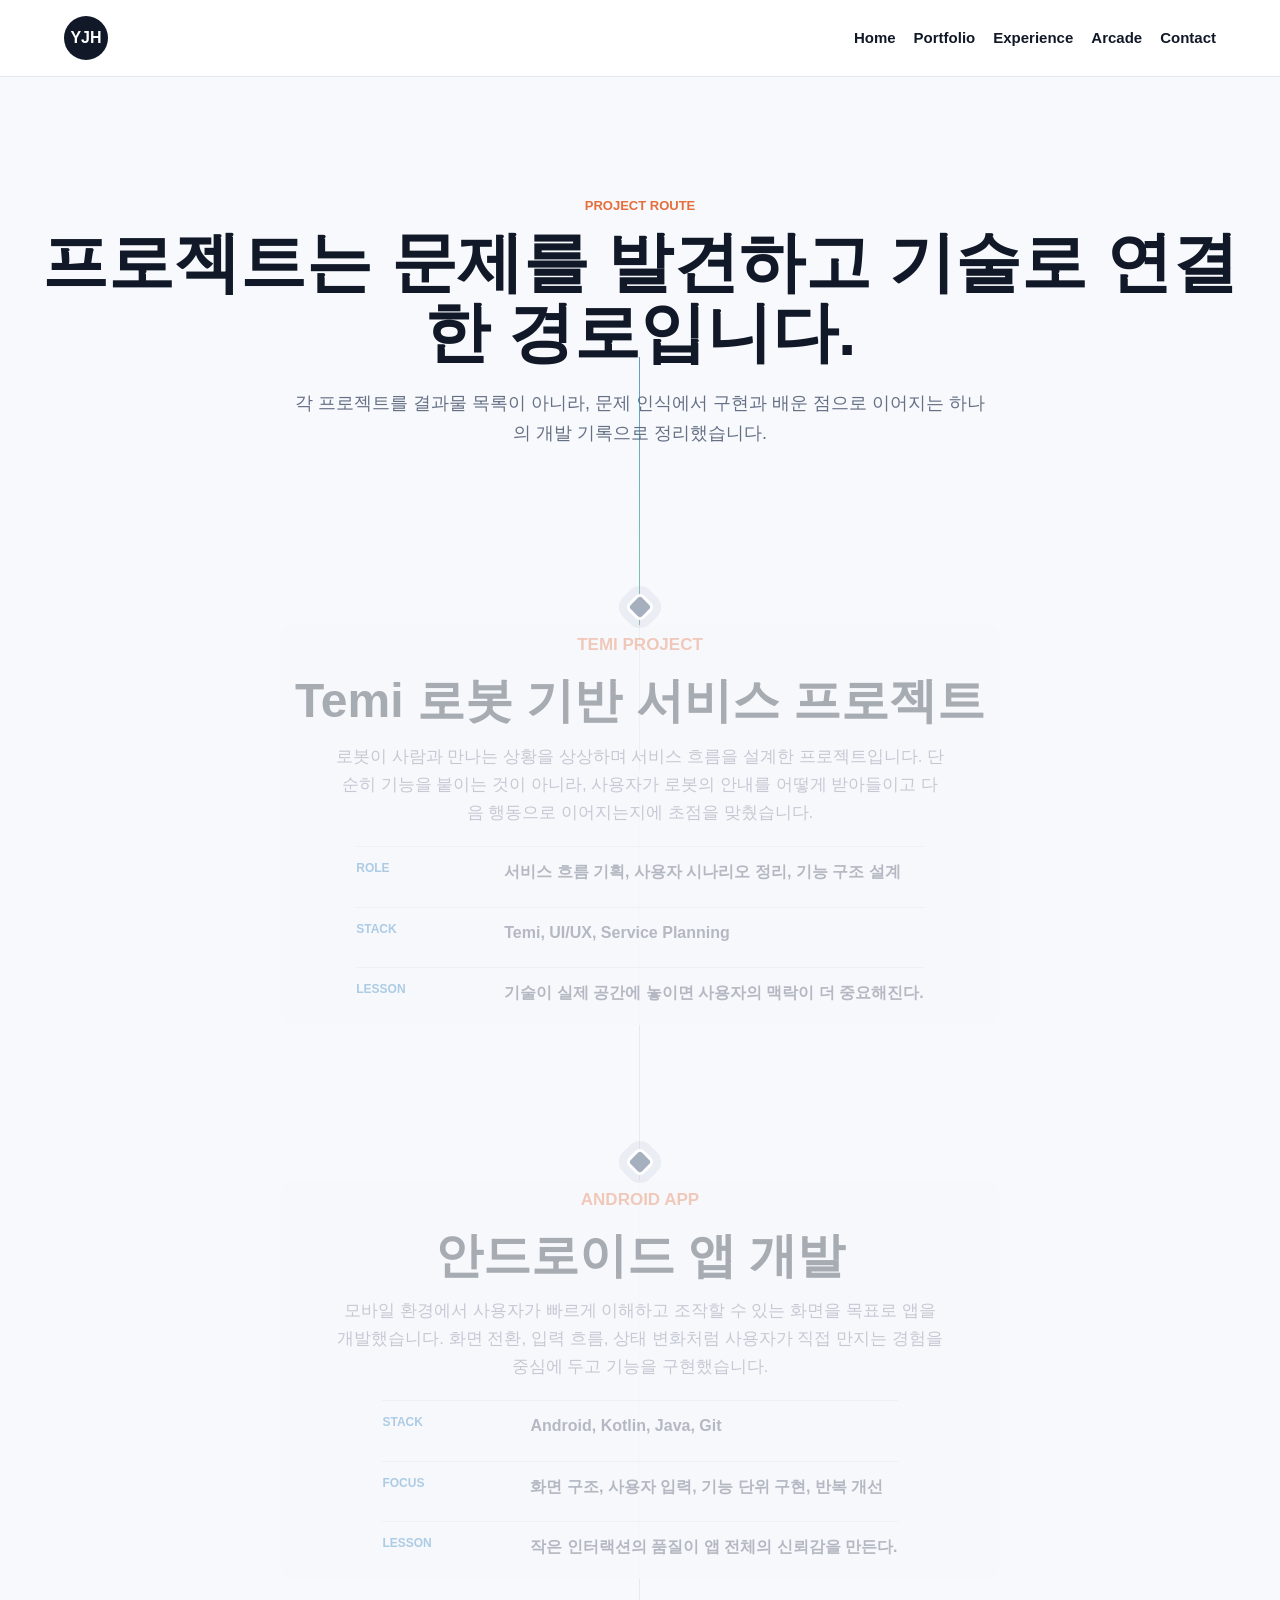
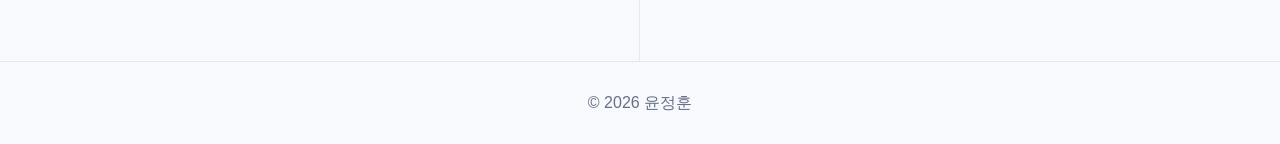
<file: portfolio.html>
<!doctype html>
<html lang="ko">
  <head>
    <meta charset="UTF-8" />
    <meta name="viewport" content="width=device-width, initial-scale=1.0" />
    <title>Portfolio | 윤정훈</title>
    <link rel="stylesheet" href="style.css" />
    <link rel="stylesheet" href="pages.css" />
  </head>

  <body>
    <nav class="site-nav">
        <a class="brand" href="index.html">YJH</a>
      <div class="nav-links">
        <a href="index.html">Home</a>
        <a href="portfolio.html">Portfolio</a>
        <a href="experience.html">Experience</a>
        <a href="lab.html">Arcade</a>
        <a href="contact.html">Contact</a>
      </div>
    </nav>

    <main class="story-page">
      <header class="story-intro wide-intro">
        <p class="eyebrow">Project Route</p>
        <h1>프로젝트는 문제를 발견하고 기술로 연결한 경로입니다.</h1>
        <p>
          각 프로젝트를 결과물 목록이 아니라, 문제 인식에서 구현과 배운 점으로
          이어지는 하나의 개발 기록으로 정리했습니다.
        </p>
      </header>

      <div class="story-track" aria-hidden="true">
        <div class="story-progress"></div>
      </div>

      <ol class="story-list project-route" aria-label="프로젝트 전개 흐름">
        <li class="story-step project-step">
          <span class="story-node"></span>
          <div class="story-copy">
            <p class="story-label">Temi Project</p>
            <h2>Temi 로봇 기반 서비스 프로젝트</h2>
            <p>
              로봇이 사람과 만나는 상황을 상상하며 서비스 흐름을 설계한
              프로젝트입니다. 단순히 기능을 붙이는 것이 아니라, 사용자가 로봇의
              안내를 어떻게 받아들이고 다음 행동으로 이어지는지에 초점을
              맞췄습니다.
            </p>
            <dl class="story-record">
              <div>
                <dt>Role</dt>
                <dd>서비스 흐름 기획, 사용자 시나리오 정리, 기능 구조 설계</dd>
              </div>
              <div>
                <dt>Stack</dt>
                <dd>Temi, UI/UX, Service Planning</dd>
              </div>
              <div>
                <dt>Lesson</dt>
                <dd>기술이 실제 공간에 놓이면 사용자의 맥락이 더 중요해진다.</dd>
              </div>
            </dl>
          </div>
        </li>

        <li class="story-step project-step">
          <span class="story-node"></span>
          <div class="story-copy">
            <p class="story-label">Android App</p>
            <h2>안드로이드 앱 개발</h2>
            <p>
              모바일 환경에서 사용자가 빠르게 이해하고 조작할 수 있는 화면을
              목표로 앱을 개발했습니다. 화면 전환, 입력 흐름, 상태 변화처럼
              사용자가 직접 만지는 경험을 중심에 두고 기능을 구현했습니다.
            </p>
            <dl class="story-record">
              <div>
                <dt>Stack</dt>
                <dd>Android, Kotlin, Java, Git</dd>
              </div>
              <div>
                <dt>Focus</dt>
                <dd>화면 구조, 사용자 입력, 기능 단위 구현, 반복 개선</dd>
              </div>
              <div>
                <dt>Lesson</dt>
                <dd>작은 인터랙션의 품질이 앱 전체의 신뢰감을 만든다.</dd>
              </div>
            </dl>
          </div>
        </li>
      </ol>
    </main>

    <footer>© <span id="year"></span> 윤정훈</footer>
    <script src="script.js"></script>
  </body>
</html>
</file>
<file: style.css>
:root {
  --bg: #f7f9fc;
  --surface: #ffffff;
  --ink: #111827;
  --muted: #667085;
  --line: #e3e8ef;
  --primary: #1e77b8;
  --primary-dark: #155f94;
  --accent: #e46f3d;
  --blue: #385bd8;
  --shadow: 0 16px 42px rgba(17, 24, 39, 0.08);
}

* {
  box-sizing: border-box;
}

body {
  margin: 0;
  font-family: Arial, "Apple SD Gothic Neo", "Malgun Gothic", sans-serif;
  background: var(--bg);
  color: var(--ink);
  line-height: 1.65;
}

a {
  color: var(--primary-dark);
  font-weight: 700;
  text-decoration: none;
}

a:hover {
  text-decoration: underline;
}

.site-nav {
  position: sticky;
  top: 0;
  z-index: 10;
  display: flex;
  align-items: center;
  justify-content: space-between;
  gap: 20px;
  padding: 16px clamp(18px, 5vw, 64px);
  background: rgba(255, 255, 255, 0.9);
  border-bottom: 1px solid var(--line);
  backdrop-filter: blur(16px);
}

.brand {
  display: inline-grid;
  width: 44px;
  height: 44px;
  place-items: center;
  border-radius: 50%;
  background: var(--ink);
  color: white;
  letter-spacing: 0;
}

.brand:hover {
  text-decoration: none;
}

.nav-links {
  display: flex;
  flex-wrap: wrap;
  justify-content: flex-end;
  gap: 10px 18px;
}

.nav-links a {
  color: var(--ink);
  font-size: 15px;
}

.container {
  width: min(1080px, 100%);
  margin: 0 auto;
}

.page {
  padding: 72px 20px;
}

.page h1 {
  max-width: 760px;
  margin: 0;
  font-size: clamp(42px, 7vw, 84px);
  line-height: 1.05;
}

.page-desc {
  max-width: 760px;
  color: var(--muted);
  font-size: 18px;
}

.eyebrow {
  margin: 0 0 12px;
  color: var(--accent);
  font-size: 13px;
  font-weight: 800;
  letter-spacing: 0;
  text-transform: uppercase;
}

h2 {
  margin: 0 0 18px;
  font-size: clamp(28px, 4vw, 44px);
  line-height: 1.18;
}

h3 {
  margin: 0 0 10px;
}

.btn {
  display: inline-flex;
  align-items: center;
  justify-content: center;
  min-height: 44px;
  padding: 0 18px;
  border: 1px solid var(--primary);
  border-radius: 6px;
  background: transparent;
  color: var(--primary-dark);
  font: inherit;
  font-weight: 800;
  cursor: pointer;
}

.btn:hover {
  text-decoration: none;
  transform: translateY(-1px);
}

.btn.primary {
  background: var(--primary);
  color: white;
}

.btn.ghost {
  background: rgba(255, 255, 255, 0.72);
}

.card {
  padding: 24px;
  border: 1px solid var(--line);
  border-radius: 8px;
  background: rgba(255, 255, 255, 0.92);
  box-shadow: var(--shadow);
}

label {
  display: grid;
  gap: 8px;
  color: var(--ink);
  font-weight: 800;
}

input,
textarea {
  width: 100%;
  min-height: 44px;
  padding: 12px;
  border: 1px solid var(--line);
  border-radius: 6px;
  background: white;
  color: var(--ink);
  font: inherit;
}

textarea {
  min-height: 118px;
  resize: vertical;
}

footer {
  padding: 28px 20px;
  border-top: 1px solid var(--line);
  color: var(--muted);
  text-align: center;
}

@media (max-width: 760px) {
  .site-nav {
    align-items: flex-start;
    flex-direction: column;
  }

  .nav-links {
    justify-content: flex-start;
  }
}
</file>
<file: home.css>
.journey-page {
  background:
    linear-gradient(180deg, rgba(255, 255, 255, 0.82), rgba(247, 249, 252, 0.92)),
    radial-gradient(circle at 50% 0%, rgba(30, 119, 184, 0.13), transparent 34%);
}

.journey-hero {
  position: relative;
  display: grid;
  min-height: calc(100vh - 77px);
  padding: clamp(84px, 12vh, 136px) 20px 96px;
  place-items: center;
  overflow: hidden;
  text-align: center;
}

.journey-hero::before {
  position: absolute;
  top: 68%;
  bottom: 0;
  left: 50%;
  width: 1px;
  background: linear-gradient(180deg, transparent, rgba(33, 40, 54, 0.34));
  content: "";
}

.journey-hero > * {
  position: relative;
  z-index: 1;
}

.journey-kicker {
  margin: 0 0 22px;
  color: #1e77b8;
  font-size: 13px;
  font-weight: 800;
  letter-spacing: 0;
  text-transform: uppercase;
}

.journey-hero h1 {
  margin: 0;
  color: #111827;
  font-size: clamp(52px, 9vw, 104px);
  font-weight: 900;
  line-height: 0.95;
}

.journey-major {
  margin: 28px 0 0;
  color: #4b5563;
  font-size: clamp(18px, 2.5vw, 28px);
  font-weight: 800;
}

.journey-line {
  max-width: 680px;
  margin: 14px auto 0;
  color: #667085;
  font-size: clamp(16px, 2vw, 20px);
}

.scroll-cue {
  position: absolute;
  bottom: 30px;
  left: 50%;
  display: grid;
  width: 34px;
  height: 54px;
  margin-left: -17px;
  place-items: start center;
  border: 1px solid rgba(17, 24, 39, 0.28);
  border-radius: 999px;
}

.scroll-cue span {
  width: 5px;
  height: 5px;
  margin-top: 12px;
  border-radius: 50%;
  background: #111827;
  animation: scrollPulse 1.6s ease-in-out infinite;
}

.journey {
  position: relative;
  padding: 26px 20px 120px;
}

.journey-track {
  position: absolute;
  top: 0;
  bottom: 0;
  left: 50%;
  width: 1px;
  margin-left: -1px;
  overflow: hidden;
  background: rgba(17, 24, 39, 0.07);
}

.journey-progress {
  width: 100%;
  height: 0;
  background: linear-gradient(
    180deg,
    rgba(30, 119, 184, 0.72),
    rgba(16, 163, 127, 0.58) 58%,
    rgba(228, 111, 61, 0.6)
  );
  transition: height 160ms linear;
}

.journey-list {
  display: grid;
  gap: clamp(84px, 13vw, 150px);
  width: min(820px, 100%);
  padding: 0;
  margin: 0 auto;
  list-style: none;
}

.journey-step {
  position: relative;
  min-height: 280px;
  padding-top: 34px;
  transform: translateY(26px);
  transition: transform 500ms ease;
}

.journey-step.is-visible,
.journey-step.is-past {
  transform: translateY(0);
}

.journey-node {
  position: absolute;
  top: 0;
  left: 50%;
  z-index: 2;
  width: 18px;
  height: 18px;
  margin-left: -9px;
  border: 3px solid #ffffff;
  border-radius: 50%;
  background: #9aa4b2;
  box-shadow: 0 0 0 8px rgba(154, 164, 178, 0.16);
  transition:
    background 300ms ease,
    box-shadow 300ms ease,
    transform 300ms ease;
}

.journey-step.is-visible .journey-node,
.journey-step.is-past .journey-node {
  background: #1e77b8;
  box-shadow: 0 0 0 9px rgba(30, 119, 184, 0.17);
}

.journey-step.is-visible .journey-node {
  transform: scale(1.25);
}

.journey-copy {
  position: relative;
  z-index: 1;
  display: grid;
  gap: 16px;
  max-width: min(980px, 100%);
  padding: 22px 0 0;
  margin: 0 auto;
  text-align: center;
}

.journey-copy::before {
  position: absolute;
  inset: 0 max(0px, calc(50% - 360px));
  z-index: -1;
  background: rgba(247, 249, 252, 0.86);
  border-radius: 12px;
  content: "";
}

.journey-copy > * {
  opacity: 0.34;
  transition: opacity 500ms ease;
}

.journey-step.is-visible .journey-copy > *,
.journey-step.is-past .journey-copy > * {
  opacity: 1;
}

.journey-year {
  margin: 0;
  color: #1e77b8;
  font-size: 14px;
  font-weight: 900;
  letter-spacing: 0;
  text-transform: uppercase;
}

.journey-copy h2 {
  margin: 0;
  color: #111827;
  font-size: clamp(28px, 4.6vw, 52px);
  line-height: 1.12;
}

.journey-copy p {
  max-width: 610px;
  margin: 0;
  margin-inline: auto;
  color: #5d6675;
  font-size: clamp(16px, 1.8vw, 18px);
}

.skill-river {
  display: flex;
  flex-wrap: wrap;
  justify-content: center;
  gap: 9px;
  padding: 0;
  margin: 10px 0 0;
  list-style: none;
}

.skill-river li {
  padding: 7px 11px;
  border: 1px solid rgba(30, 119, 184, 0.18);
  border-radius: 999px;
  background: rgba(255, 255, 255, 0.76);
  color: #1f4e68;
  font-size: 13px;
  font-weight: 800;
  opacity: 0;
  transform: translateY(10px);
  transition:
    opacity 400ms ease,
    transform 400ms ease;
}

.journey-step.is-visible .skill-river li,
.journey-step.is-past .skill-river li {
  opacity: 1;
  transform: translateY(0);
}

.skill-river li:nth-child(2) {
  transition-delay: 80ms;
}

.skill-river li:nth-child(3) {
  transition-delay: 160ms;
}

.experience-record {
  display: grid;
  gap: 10px;
  max-width: 560px;
  margin: 6px auto 0;
  text-align: left;
}

.experience-record div {
  display: grid;
  grid-template-columns: 88px minmax(0, 1fr);
  gap: 14px;
  padding: 12px 0;
  border-top: 1px solid rgba(17, 24, 39, 0.1);
}

.experience-record dt {
  color: #1e77b8;
  font-size: 12px;
  font-weight: 900;
  text-transform: uppercase;
}

.experience-record dd {
  color: #344054;
  font-weight: 700;
}

.future-step .journey-node {
  background: #e46f3d;
  box-shadow: 0 0 0 8px rgba(228, 111, 61, 0.16);
}

@keyframes scrollPulse {
  0% {
    opacity: 0;
    transform: translateY(0);
  }

  35% {
    opacity: 1;
  }

  100% {
    opacity: 0;
    transform: translateY(18px);
  }
}

@media (max-width: 760px) {
  .journey-hero {
    min-height: calc(100vh - 132px);
  }

  .journey-list {
    gap: 86px;
  }

  .journey-step {
    min-height: 240px;
  }

  .journey-copy {
    max-width: 100%;
  }

  .experience-record div {
    grid-template-columns: 1fr;
    gap: 2px;
  }
}

@media (min-width: 960px) {
  .journey-copy h2 {
    white-space: nowrap;
  }
}

@media (prefers-reduced-motion: reduce) {
  .scroll-cue span {
    animation: none;
  }

  .journey-step,
  .journey-node,
  .skill-river li,
  .journey-progress {
    transition: none;
  }
}
</file>
<file: pages.css>
.story-page {
  position: relative;
  padding: clamp(72px, 10vw, 118px) 20px 112px;
  overflow: hidden;
}

.story-intro {
  width: min(820px, 100%);
  margin: 0 auto clamp(74px, 10vw, 124px);
  text-align: center;
}

.story-intro.wide-intro {
  width: min(1680px, 100%);
}

.story-intro.wide-intro h1 {
  max-width: 1580px;
  margin-inline: auto;
}

.story-intro h1 {
  margin: 0;
  color: var(--ink);
  font-size: clamp(34px, 5.2vw, 66px);
  line-height: 1.05;
}

.story-intro p:not(.eyebrow) {
  max-width: 700px;
  margin: 22px auto 0;
  color: var(--muted);
  font-size: 18px;
}

.story-track {
  position: absolute;
  top: 280px;
  bottom: 0;
  left: 50%;
  width: 1px;
  margin-left: -1px;
  overflow: hidden;
  background: rgba(17, 24, 39, 0.065);
}

.story-progress {
  width: 100%;
  height: 0;
  background: linear-gradient(
    180deg,
    rgba(30, 119, 184, 0.68),
    rgba(16, 163, 127, 0.54),
    rgba(228, 111, 61, 0.58)
  );
  transition: height 160ms linear;
}

.story-list {
  display: grid;
  gap: clamp(76px, 11vw, 132px);
  width: min(780px, 100%);
  padding: 0;
  margin: 0 auto;
  list-style: none;
}

.story-step {
  position: relative;
  min-height: 210px;
  padding-top: 35px;
  transform: translateY(24px);
  transition: transform 500ms ease;
}

.story-step.is-visible,
.story-step.is-past {
  transform: translateY(0);
}

.story-node {
  position: absolute;
  top: 0;
  left: 50%;
  z-index: 2;
  width: 18px;
  height: 18px;
  margin-left: -9px;
  border: 3px solid #ffffff;
  border-radius: 50%;
  background: #a6afbd;
  box-shadow: 0 0 0 8px rgba(166, 175, 189, 0.16);
  transition:
    background 300ms ease,
    box-shadow 300ms ease,
    transform 300ms ease;
}

.story-step.is-visible .story-node,
.story-step.is-past .story-node {
  background: var(--primary);
  box-shadow: 0 0 0 9px rgba(30, 119, 184, 0.17);
}

.story-step.is-visible .story-node {
  transform: scale(1.22);
}

.story-copy {
  position: relative;
  z-index: 1;
  display: grid;
  gap: 15px;
  max-width: min(980px, 100%);
  margin: 0 auto;
  text-align: center;
}

.story-copy::before {
  position: absolute;
  inset: -6px max(0px, calc(50% - 360px));
  z-index: -1;
  background: rgba(247, 249, 252, 0.88);
  border-radius: 12px;
  content: "";
}

.story-copy > * {
  opacity: 0.34;
  transition: opacity 500ms ease;
}

.story-step.is-visible .story-copy > *,
.story-step.is-past .story-copy > * {
  opacity: 1;
}

.story-label {
  margin: 0;
  color: var(--primary);
  font-size: 13px;
  font-weight: 900;
  text-transform: uppercase;
}

.story-copy h2 {
  margin: 0;
  color: var(--ink);
  font-size: clamp(28px, 4.4vw, 48px);
  line-height: 1.12;
}

.story-copy p {
  max-width: 610px;
  margin: 0;
  margin-inline: auto;
  color: var(--muted);
  font-size: 17px;
}

.story-keywords {
  display: flex;
  flex-wrap: wrap;
  justify-content: center;
  gap: 9px;
  padding: 0;
  margin: 10px 0 0;
  list-style: none;
}

.story-keywords li {
  padding: 7px 11px;
  border: 1px solid rgba(30, 119, 184, 0.18);
  border-radius: 999px;
  background: rgba(255, 255, 255, 0.78);
  color: #1f4e68;
  font-size: 13px;
  font-weight: 800;
}

.story-record {
  display: grid;
  gap: 9px;
  max-width: 560px;
  margin: 4px auto 0;
  text-align: left;
}

.story-record div {
  display: grid;
  grid-template-columns: 86px minmax(0, 1fr);
  gap: 14px;
  padding: 12px 0;
  border-top: 1px solid rgba(17, 24, 39, 0.1);
}

.story-record dt {
  color: var(--primary);
  font-size: 12px;
  font-weight: 900;
  text-transform: uppercase;
}

.story-record dd {
  color: #344054;
  font-weight: 700;
}

.text-link {
  justify-self: center;
  margin-top: 4px;
  color: var(--primary-dark);
  font-weight: 900;
}

.project-route {
  width: min(900px, 100%);
}

.project-step .story-node {
  width: 22px;
  height: 22px;
  margin-left: -11px;
  border-radius: 6px;
  transform: rotate(45deg);
}

.project-step.is-visible .story-node {
  transform: rotate(45deg) scale(1.18);
}

.project-step .story-label {
  color: var(--accent);
}

.project-step .story-record {
  max-width: 680px;
}

.project-step .story-record div {
  grid-template-columns: 94px minmax(0, 1fr);
}

.info-grid {
  display: grid;
  grid-template-columns: repeat(2, minmax(0, 1fr));
  gap: 18px;
  margin-top: 28px;
}

.tag-list {
  display: flex;
  flex-wrap: wrap;
  gap: 8px;
  padding: 0;
  margin: 0;
  list-style: none;
}

.tag-list li {
  padding: 7px 10px;
  border-radius: 999px;
  background: #e7f3f1;
  color: var(--primary-dark);
  font-weight: 800;
}

.project-list {
  display: grid;
  gap: 18px;
  margin-top: 28px;
}

.project-card {
  display: grid;
  grid-template-columns: 120px minmax(0, 1fr);
  gap: 22px;
  align-items: center;
  padding: 22px;
  border: 1px solid var(--line);
  border-radius: 8px;
  background: rgba(255, 250, 241, 0.92);
  box-shadow: var(--shadow);
}

.project-thumb {
  display: grid;
  aspect-ratio: 1;
  place-items: center;
  border-radius: 8px;
  color: white;
  font-size: 24px;
  font-weight: 900;
}

.project-thumb.html {
  background: var(--accent);
}

.project-thumb.css {
  background: var(--blue);
}

.project-thumb.js {
  background: var(--primary);
}

.timeline {
  display: grid;
  gap: 18px;
  padding: 0;
  margin: 32px 0 0;
  list-style: none;
  counter-reset: step;
}

.timeline li {
  padding: 22px;
  border-left: 5px solid var(--primary);
  border-radius: 0 8px 8px 0;
  background: var(--surface);
}

.timeline span {
  color: var(--accent);
  font-weight: 900;
}

@media (max-width: 760px) {
  .story-track {
    top: 330px;
  }

  .story-record div {
    grid-template-columns: 1fr;
    gap: 2px;
  }

  .info-grid {
    grid-template-columns: 1fr;
  }

  .project-card {
    grid-template-columns: 1fr;
  }

  .project-thumb {
    width: 96px;
  }
}

@media (min-width: 960px) {
  .story-copy h2 {
    white-space: nowrap;
  }
}

@media (prefers-reduced-motion: reduce) {
  .story-step,
  .story-node,
  .story-progress {
    transition: none;
  }
}
</file>
<file: contact.css>
.contact-layout {
  display: grid;
  grid-template-columns: minmax(0, 1fr) minmax(320px, 0.8fr);
  gap: 20px;
}

.contact-card {
  align-self: start;
}

.contact-form {
  grid-column: 1 / -1;
  display: grid;
  gap: 16px;
  padding: 24px;
  border: 1px solid var(--line);
  border-radius: 8px;
  background: rgba(255, 250, 241, 0.92);
  box-shadow: var(--shadow);
}

.result-text {
  min-height: 54px;
  padding: 14px;
  border-radius: 6px;
  background: #102a2d;
  color: white;
  font-weight: 800;
}

.message-list {
  display: grid;
  gap: 8px;
  min-height: 52px;
  margin: 0;
  padding: 0;
  list-style: none;
}

.message-list li {
  display: grid;
  gap: 4px;
  padding: 12px 14px;
  border: 1px solid var(--line);
  border-radius: 6px;
  background: white;
  cursor: pointer;
  transition: background-color 0.2s ease, border-color 0.2s ease;
}

.message-list li:hover {
  border-color: #f2b4a2;
  background: #fff0eb;
}

.message-list li:hover::after {
  content: "클릭하여 삭제";
  color: var(--accent);
  font-size: 0.86em;
  font-weight: 800;
}

@media (max-width: 760px) {
  .contact-layout {
    grid-template-columns: 1fr;
  }
}
</file>
<file: lab.css>
.lab-story {
  color: #f8fafc;
  background:
    radial-gradient(circle at 18% 12%, rgba(236, 72, 153, 0.2), transparent 28%),
    radial-gradient(circle at 84% 18%, rgba(20, 184, 166, 0.2), transparent 24%),
    linear-gradient(rgba(45, 212, 191, 0.08) 1px, transparent 1px),
    linear-gradient(90deg, rgba(251, 191, 36, 0.08) 1px, transparent 1px),
    #111018;
  background-size: auto, auto, 34px 34px, 34px 34px, auto;
}

.lab-story .story-intro {
  position: relative;
  width: min(980px, 100%);
  margin-bottom: clamp(48px, 7vw, 82px);
  padding-bottom: 34px;
  border-bottom: 1px solid rgba(45, 212, 191, 0.34);
}

.lab-story .story-intro.wide-intro h1 {
  max-width: 920px;
}

.lab-story .story-intro::after {
  position: absolute;
  right: 0;
  bottom: -1px;
  width: min(220px, 42vw);
  height: 3px;
  background: linear-gradient(90deg, #f97316, #ec4899, #14b8a6);
  content: "";
}

.lab-story .story-intro h1 {
  color: #fff7ed;
  font-size: clamp(28px, 4.2vw, 52px);
  text-shadow: 0 0 18px rgba(20, 184, 166, 0.28);
}

.lab-story .story-intro p:not(.eyebrow) {
  max-width: 620px;
  color: #cbd5e1;
  font-size: 16px;
}

.lab-story .eyebrow,
.lab-story .story-label,
.lab-meta dt {
  font-family: "Courier New", monospace;
  letter-spacing: 0;
}

.lab-story .story-track {
  top: 320px;
  background: repeating-linear-gradient(
    180deg,
    rgba(45, 212, 191, 0.34) 0,
    rgba(45, 212, 191, 0.34) 8px,
    transparent 8px,
    transparent 18px
  );
}

.lab-story .story-progress {
  background: linear-gradient(
    180deg,
    rgba(249, 115, 22, 0.9),
    rgba(236, 72, 153, 0.78),
    rgba(20, 184, 166, 0.86)
  );
}

.lab-story .story-node {
  border-color: #111018;
  background: #f97316;
  box-shadow:
    0 0 0 9px rgba(249, 115, 22, 0.13),
    0 0 22px rgba(249, 115, 22, 0.5);
}

.lab-list {
  gap: clamp(82px, 10vw, 124px);
}

.lab-step {
  min-height: auto;
}

.lab-copy {
  max-width: min(760px, 100%);
}

.lab-copy::before {
  inset: -10px max(0px, calc(50% - 390px));
  background: rgba(18, 18, 27, 0.92);
  border: 1px solid rgba(45, 212, 191, 0.22);
  box-shadow: 0 24px 70px rgba(0, 0, 0, 0.32);
}

.lab-copy h2 {
  color: #fff7ed;
  font-size: clamp(28px, 4vw, 44px);
}

.lab-copy p {
  color: #cbd5e1;
}

.lab-meta {
  display: grid;
  gap: 0;
  width: min(680px, 100%);
  margin: 8px auto 0;
  border-top: 1px solid rgba(45, 212, 191, 0.28);
  border-bottom: 1px solid rgba(45, 212, 191, 0.28);
  text-align: left;
}

.lab-meta div {
  display: grid;
  grid-template-columns: 132px minmax(0, 1fr);
  gap: 18px;
  padding: 12px 0;
}

.lab-meta div + div {
  border-top: 1px solid rgba(248, 250, 252, 0.1);
}

.lab-meta dt {
  color: #fbbf24;
  font-size: 12px;
  font-weight: 900;
  text-transform: uppercase;
}

.lab-meta dd {
  margin: 0;
  color: #e2e8f0;
  font-weight: 700;
}

.lab-control {
  position: relative;
  z-index: 2;
  display: grid;
  gap: 14px;
  width: min(620px, 100%);
  margin: 14px auto 0;
  padding: 22px;
  border: 1px solid rgba(45, 212, 191, 0.28);
  border-radius: 6px;
  background: rgba(15, 23, 42, 0.86);
  box-shadow: inset 0 0 0 1px rgba(251, 191, 36, 0.08);
  text-align: left;
}

.lab-control label {
  gap: 6px;
  color: #fbbf24;
  font-family: "Courier New", monospace;
  font-size: 13px;
  text-transform: uppercase;
}

.lab-control textarea {
  min-height: 112px;
}

.lab-control input,
.lab-control textarea {
  border-color: rgba(45, 212, 191, 0.28);
  background: #020617;
  color: #f8fafc;
}

.lab-control input:focus,
.lab-control textarea:focus {
  border-color: #fbbf24;
  outline: 2px solid rgba(251, 191, 36, 0.24);
}

.lab-control .btn {
  border-color: rgba(45, 212, 191, 0.56);
  background: #111018;
  color: #f8fafc;
  box-shadow: 0 0 0 rgba(20, 184, 166, 0);
}

.lab-control .btn:hover {
  box-shadow: 0 0 18px rgba(20, 184, 166, 0.22);
}

.lab-control .btn.primary {
  border-color: #f97316;
  background: #f97316;
  color: #111018;
}

.lab-control .btn.ghost {
  background: rgba(15, 23, 42, 0.82);
}

.result-box {
  min-height: 54px;
  padding: 14px;
  border-left: 4px solid #14b8a6;
  border-radius: 0 6px 6px 0;
  background: #0f172a;
  color: #f8fafc;
  font-family: "Courier New", monospace;
  font-weight: 800;
}

.result-box.is-perfect {
  border-left-color: #14b8a6;
  background: #0f766e;
}

.result-box.is-miss {
  border-left-color: #f97316;
  background: #c2410c;
}

.quiz-machine {
  gap: 16px;
}

.quiz-scoreboard {
  display: grid;
  grid-template-columns: repeat(2, minmax(0, 1fr));
  gap: 10px;
}

.quiz-scoreboard span {
  min-height: 42px;
  padding: 10px 12px;
  border: 1px solid rgba(45, 212, 191, 0.24);
  border-radius: 6px;
  background: #0f172a;
  color: #f8fafc;
  font-family: "Courier New", monospace;
  font-size: 14px;
  font-weight: 800;
  text-align: center;
}

.quiz-card {
  display: grid;
  gap: 14px;
  padding: 16px;
  border: 1px solid rgba(236, 72, 153, 0.28);
  border-radius: 6px;
  background: rgba(3, 7, 18, 0.86);
}

.quiz-card strong {
  color: #fff7ed;
  font-size: 18px;
  line-height: 1.45;
}

.quiz-options {
  display: grid;
  grid-template-columns: repeat(2, minmax(0, 1fr));
  gap: 10px;
}

.quiz-option {
  min-height: 48px;
  padding: 10px 12px;
  border: 1px solid rgba(45, 212, 191, 0.34);
  border-radius: 6px;
  background: rgba(15, 23, 42, 0.9);
  color: #f8fafc;
  font: inherit;
  font-weight: 800;
  cursor: pointer;
}

.quiz-option:hover:not(:disabled) {
  border-color: #fbbf24;
  background: rgba(30, 41, 59, 0.96);
}

.quiz-option:disabled {
  cursor: default;
  opacity: 0.72;
}

.quiz-option.is-correct {
  border-color: #14b8a6;
  background: #0f766e;
}

.quiz-option.is-wrong {
  border-color: #f97316;
  background: #c2410c;
}

.style-game-scoreboard {
  display: grid;
  grid-template-columns: repeat(2, minmax(0, 1fr));
  gap: 10px;
}

.style-game-scoreboard span,
.style-game-scoreboard strong {
  min-height: 42px;
  padding: 10px 12px;
  border: 1px solid rgba(45, 212, 191, 0.24);
  border-radius: 6px;
  background: #0f172a;
  color: #f8fafc;
  font-family: "Courier New", monospace;
  font-size: 14px;
  text-align: center;
}

.style-game-scoreboard strong {
  grid-column: 1 / -1;
  background: #18181b;
  color: #ffffff;
}

.style-game-scoreboard strong.is-perfect {
  background: #0f766e;
  box-shadow: 0 0 18px rgba(20, 184, 166, 0.32);
}

.style-game-scoreboard strong.is-miss {
  background: #c2410c;
  box-shadow: 0 0 18px rgba(249, 115, 22, 0.32);
}

.style-game-scoreboard strong.is-finished {
  background: #be185d;
  box-shadow: 0 0 18px rgba(236, 72, 153, 0.36);
}

.style-battle {
  display: grid;
  grid-template-columns: repeat(2, minmax(0, 1fr));
  gap: 14px;
}

.style-stage {
  display: grid;
  gap: 8px;
}

.style-stage h3 {
  margin: 0;
  color: #fbbf24;
  font-family: "Courier New", monospace;
  font-size: 13px;
  text-transform: uppercase;
}

.style-screen {
  display: grid;
  min-height: 132px;
  padding: 14px;
  border: 1px solid rgba(248, 250, 252, 0.14);
  border-radius: 6px;
  background:
    linear-gradient(rgba(20, 184, 166, 0.08) 1px, transparent 1px),
    linear-gradient(90deg, rgba(236, 72, 153, 0.08) 1px, transparent 1px),
    #030712;
  background-size: 18px 18px;
}

.example-stage .style-screen {
  border-color: rgba(20, 184, 166, 0.55);
}

.style-target {
  min-height: 72px;
  margin: 0;
  padding: 18px;
  border: 1px solid rgba(251, 191, 36, 0.5);
  border-radius: 6px;
  background: #f8fafc;
  color: #111827;
  font-size: 20px;
  font-weight: 800;
  text-align: center;
  transition: all 0.3s ease;
}

.style-target.is-color {
  color: #be185d;
}

.style-target.is-size {
  font-size: 32px;
}

.style-target.is-background {
  background: #fef08a;
}

.style-target.is-hidden {
  display: none;
}

.button-row {
  display: flex;
  flex-wrap: wrap;
  gap: 10px;
}

.pizza-menu {
  display: grid;
  gap: 8px;
}

.pizza-item {
  display: grid;
  grid-template-columns: 22px minmax(0, 1fr) 64px;
  align-items: center;
  gap: 10px;
  padding: 10px;
  border: 1px solid rgba(45, 212, 191, 0.18);
  border-radius: 6px;
  background: rgba(3, 7, 18, 0.72);
  color: #f8fafc;
  font-family: inherit;
  font-size: 15px;
  text-transform: none;
}

.pizza-item input[type="checkbox"] {
  width: 18px;
  min-height: 18px;
  accent-color: #f97316;
}

.pizza-item .menu-qty {
  min-height: 36px;
  padding: 7px;
  text-align: center;
}

.pizza-item b {
  color: #fbbf24;
}

.pizza-total {
  display: flex;
  justify-content: space-between;
  gap: 12px;
  padding: 12px 14px;
  border: 1px solid rgba(236, 72, 153, 0.3);
  border-radius: 6px;
  background: #0f172a;
  color: #f8fafc;
  font-family: "Courier New", monospace;
  font-weight: 800;
}

.pizza-total strong {
  color: #fbbf24;
}

.car-hud {
  display: grid;
  grid-template-columns: repeat(2, minmax(0, 1fr));
  gap: 10px;
}

.car-hud span {
  min-height: 42px;
  padding: 10px 12px;
  border: 1px solid rgba(45, 212, 191, 0.24);
  border-radius: 6px;
  background: #0f172a;
  color: #f8fafc;
  font-family: "Courier New", monospace;
  font-size: 14px;
  font-weight: 800;
  text-align: center;
}

.car-track {
  position: relative;
  height: 260px;
  overflow: hidden;
  border: 2px solid rgba(45, 212, 191, 0.6);
  border-radius: 6px;
  background:
    linear-gradient(rgba(20, 184, 166, 0.09) 1px, transparent 1px),
    linear-gradient(90deg, rgba(236, 72, 153, 0.09) 1px, transparent 1px),
    #030712;
  background-size: 20px 20px;
  outline: none;
}

.car-track:focus {
  border-color: #fbbf24;
  box-shadow: 0 0 18px rgba(251, 191, 36, 0.24);
}

.arcade-car {
  position: absolute;
  top: 20px;
  left: 20px;
  width: 76px;
  height: 76px;
  background: url("assets/shmup/main_ship-1.png") center / contain no-repeat;
  image-rendering: pixelated;
  filter: drop-shadow(0 0 12px rgba(45, 212, 191, 0.62));
  transform: rotate(90deg);
  transition: left 80ms linear, top 80ms linear;
}

.bullet {
  position: absolute;
  width: 48px;
  height: 48px;
  background: var(--explosion-image) center / contain no-repeat;
  image-rendering: pixelated;
  filter: drop-shadow(0 0 12px rgba(249, 115, 22, 0.55));
}

@media (max-width: 760px) {
  .lab-story .story-track {
    top: 370px;
  }

  .lab-meta div {
    grid-template-columns: 1fr;
    gap: 3px;
  }

  .style-game-scoreboard,
  .style-battle,
  .quiz-scoreboard,
  .quiz-options,
  .car-hud {
    grid-template-columns: 1fr;
  }

  .pizza-item {
    grid-template-columns: 22px minmax(0, 1fr) 58px;
    font-size: 14px;
  }
}
</file>
